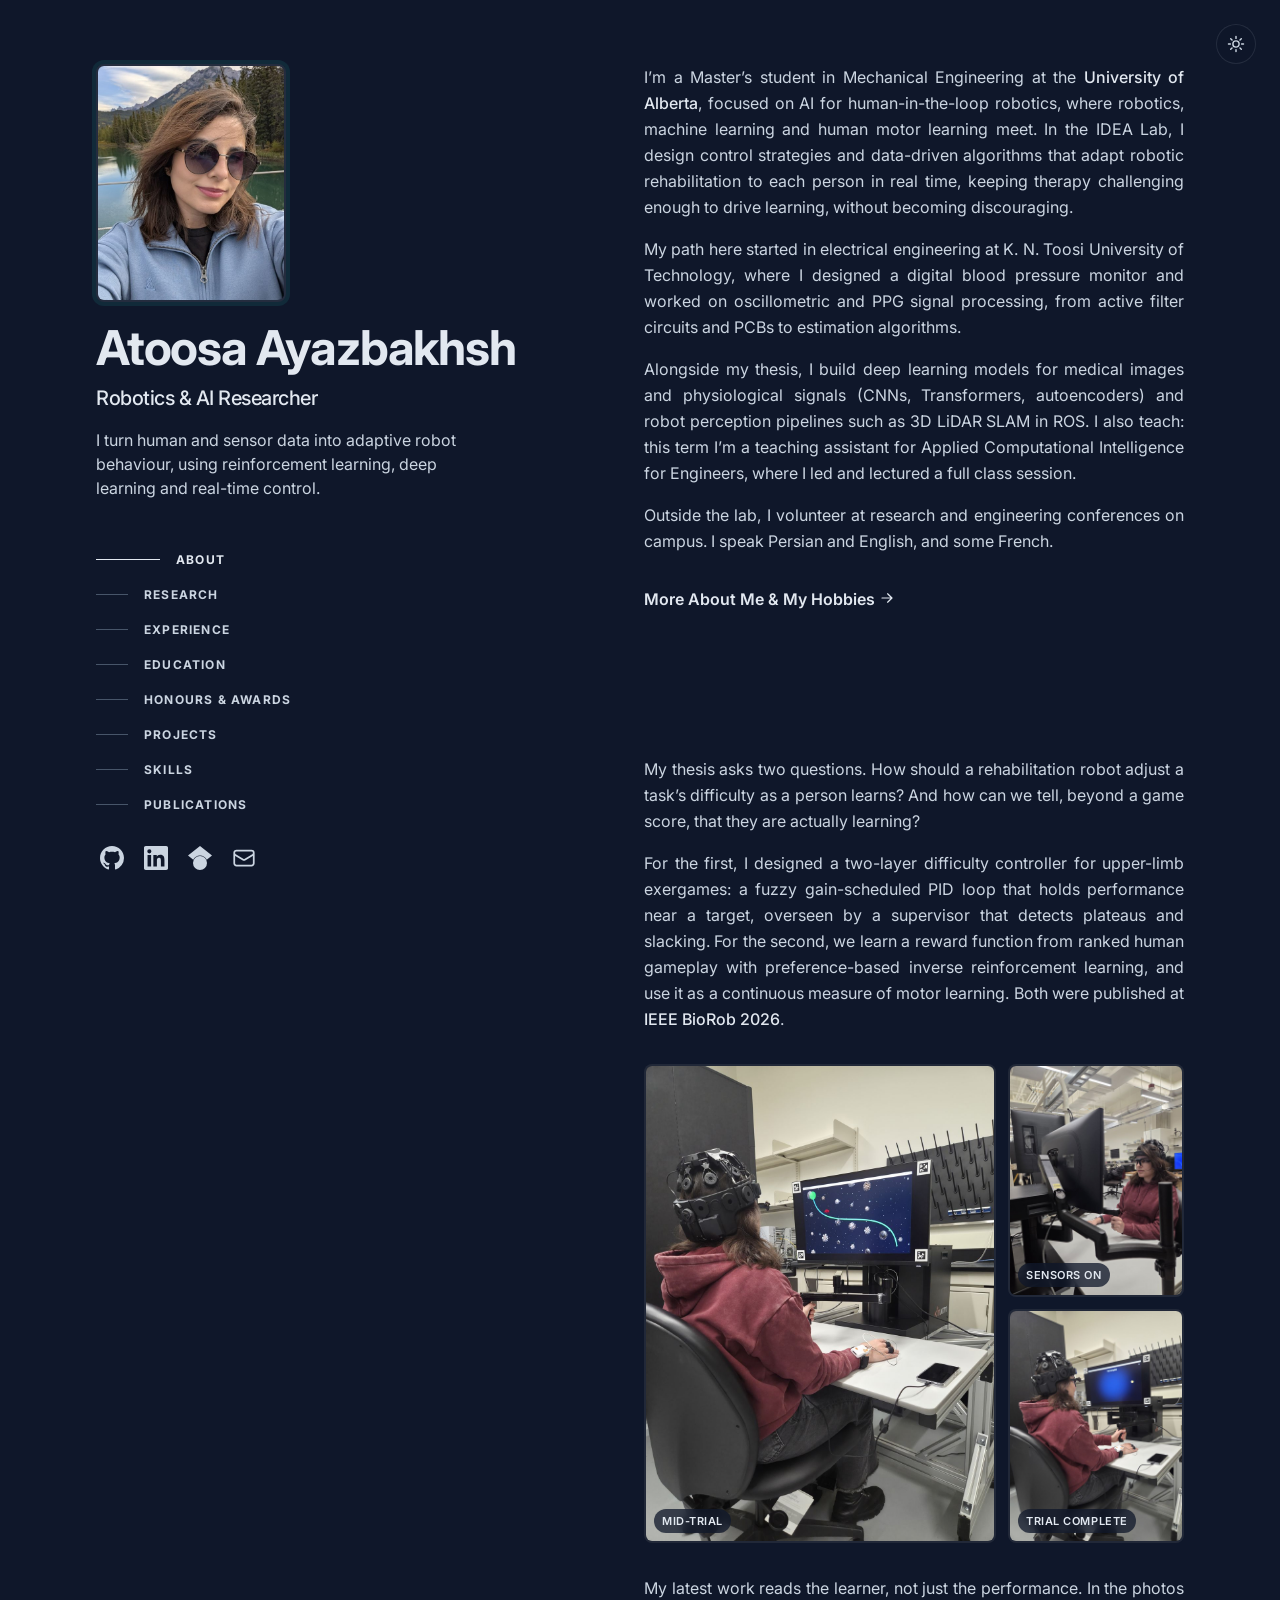
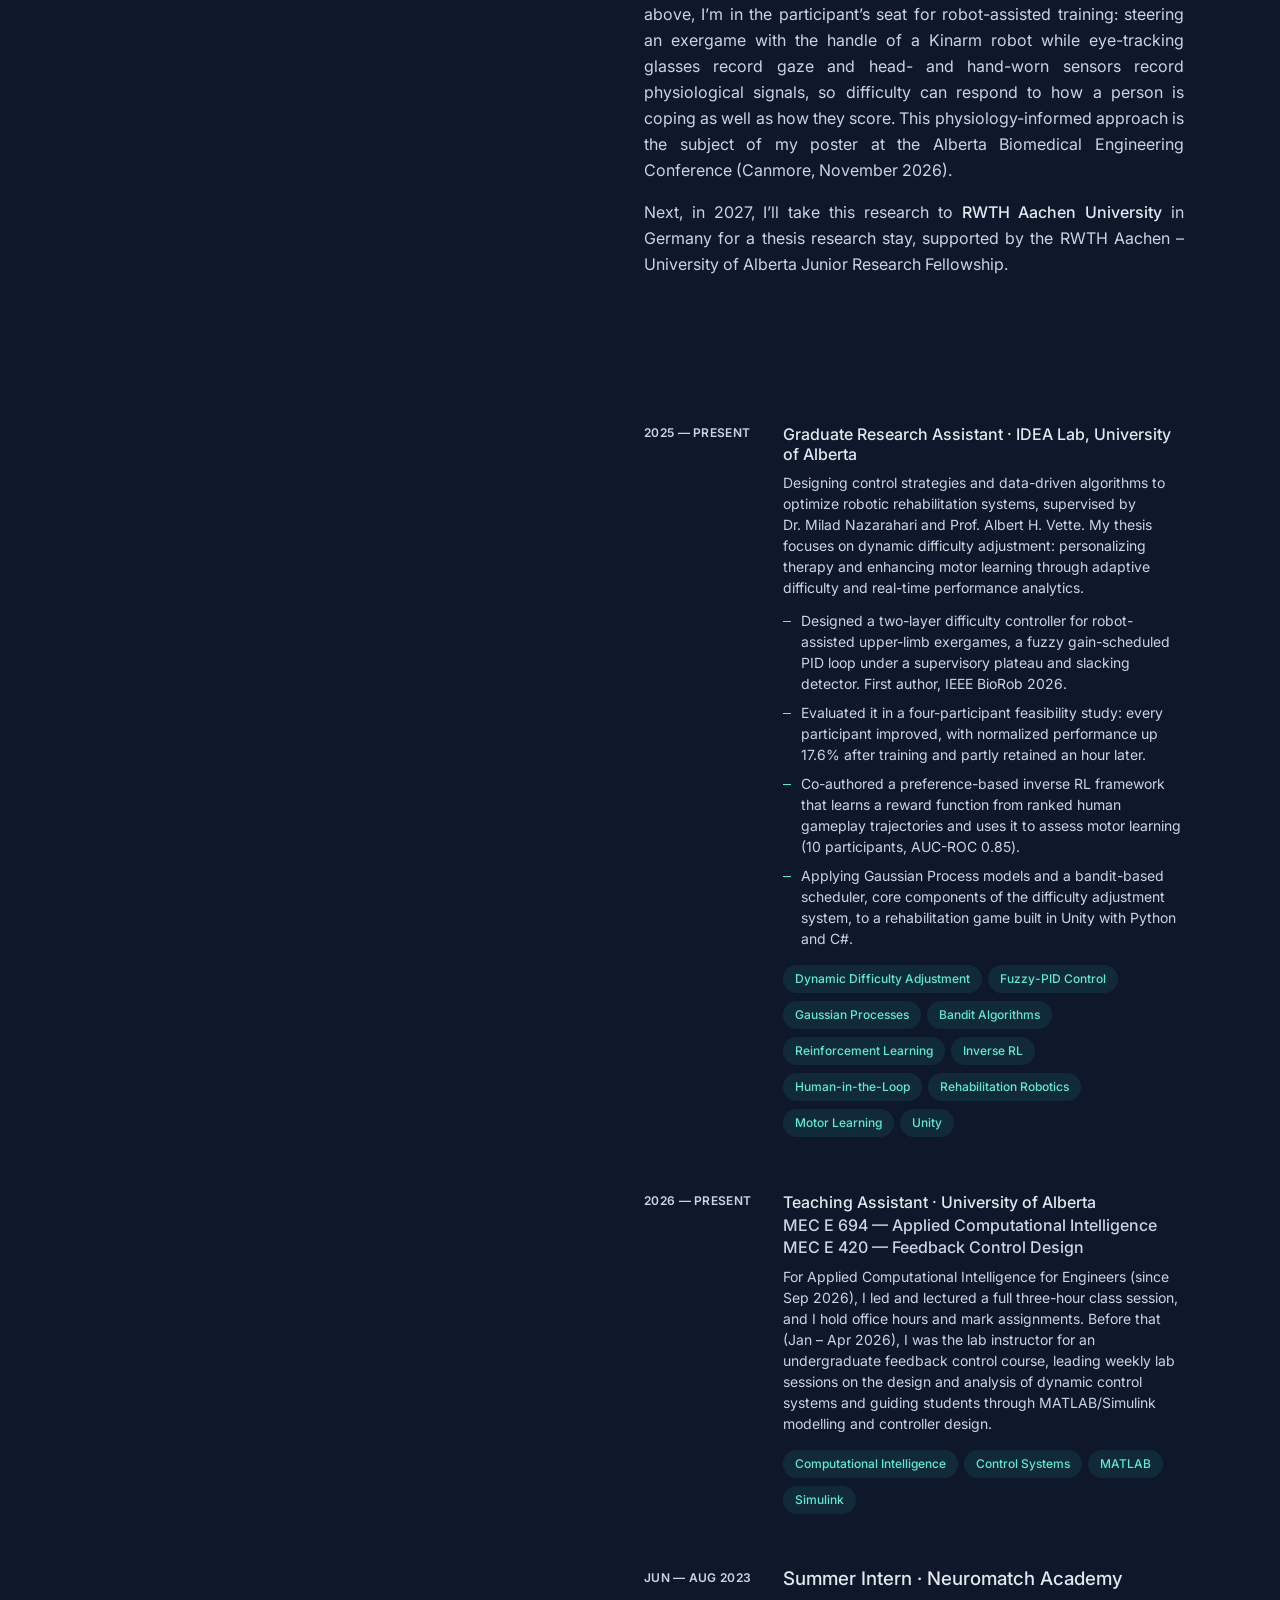
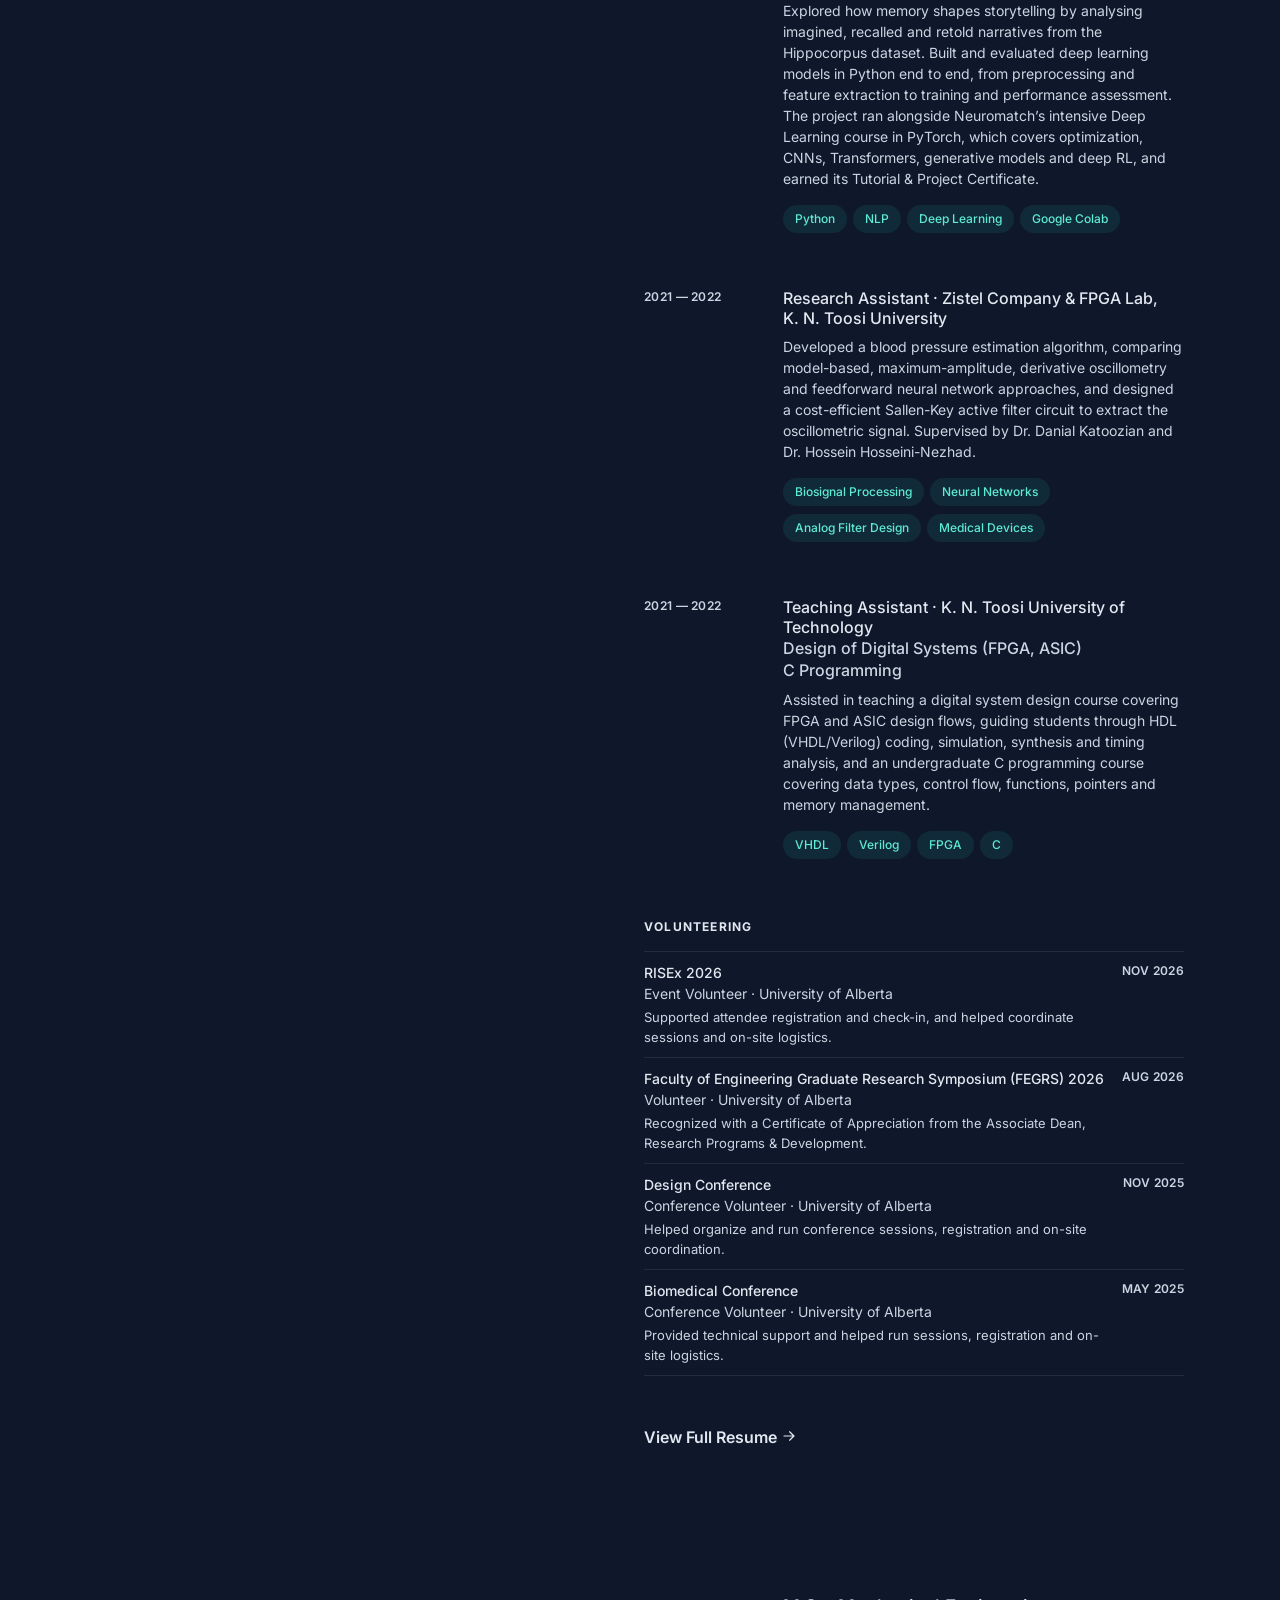
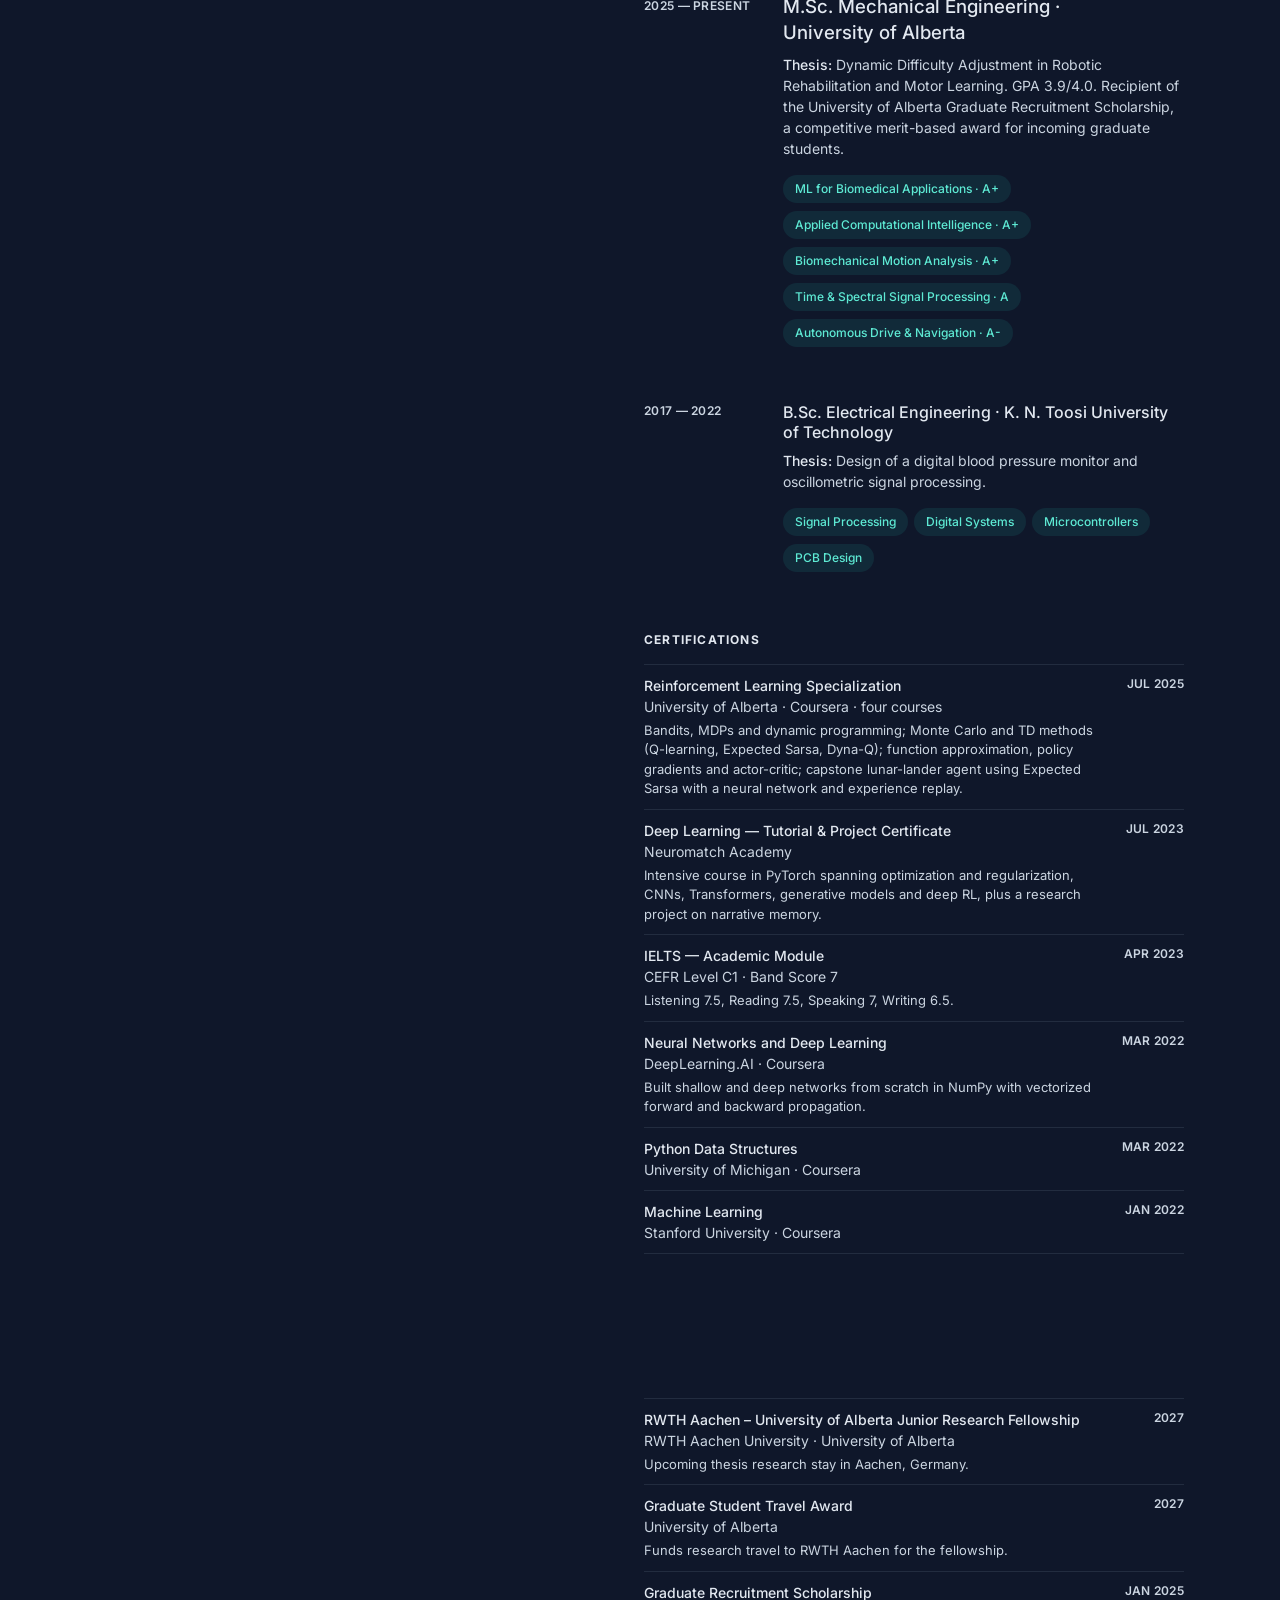
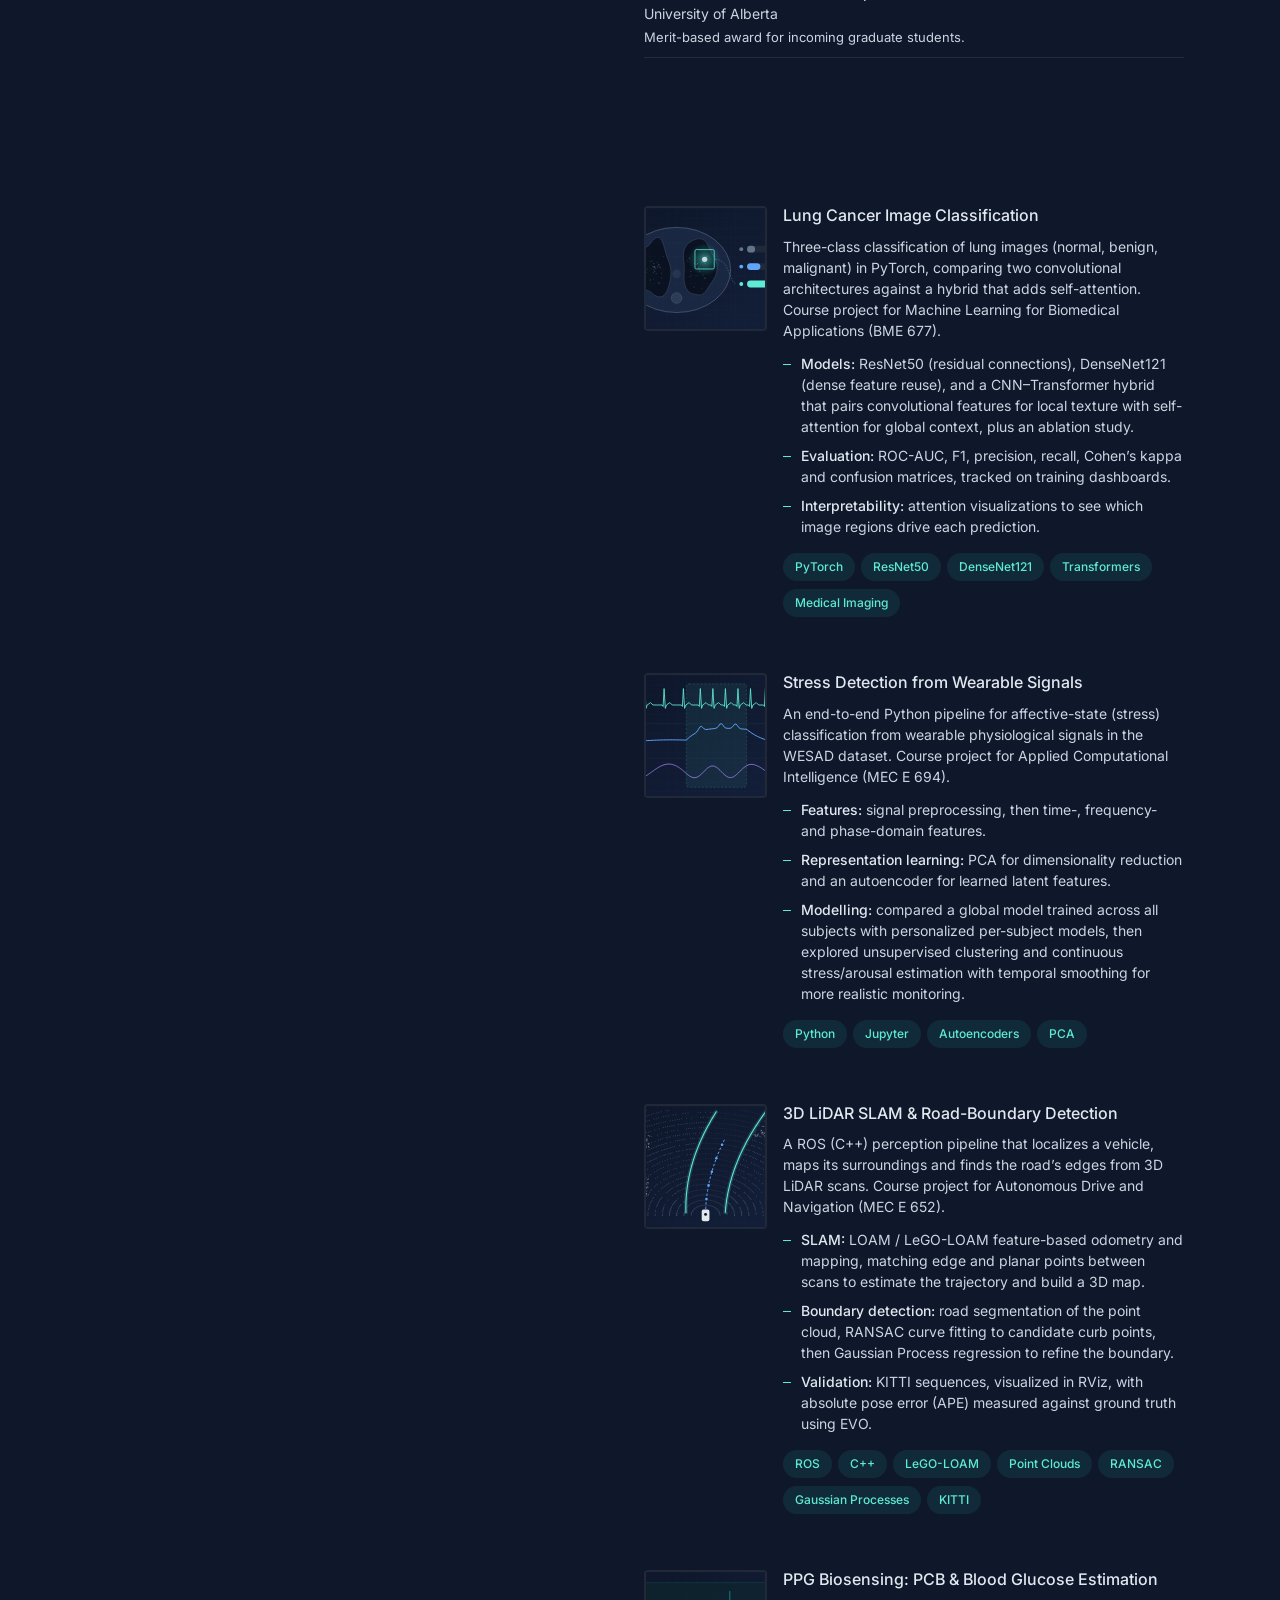
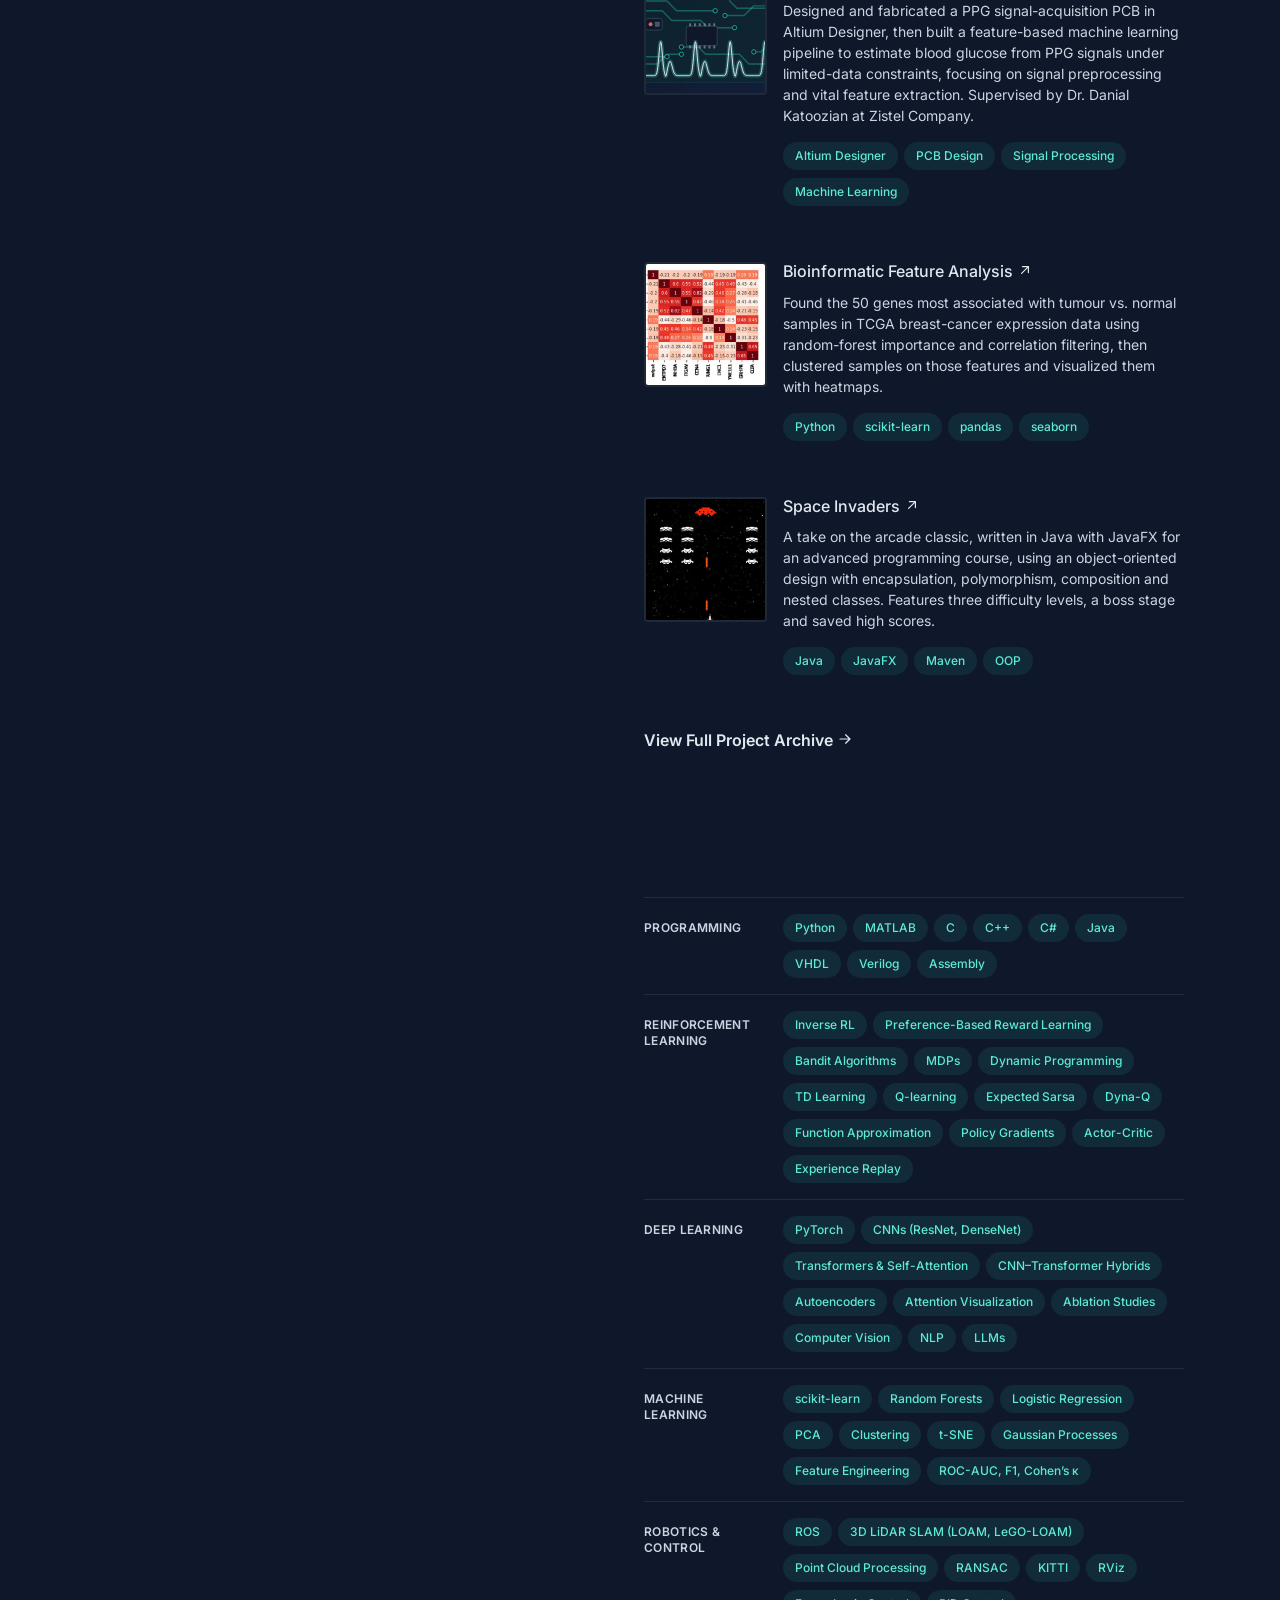
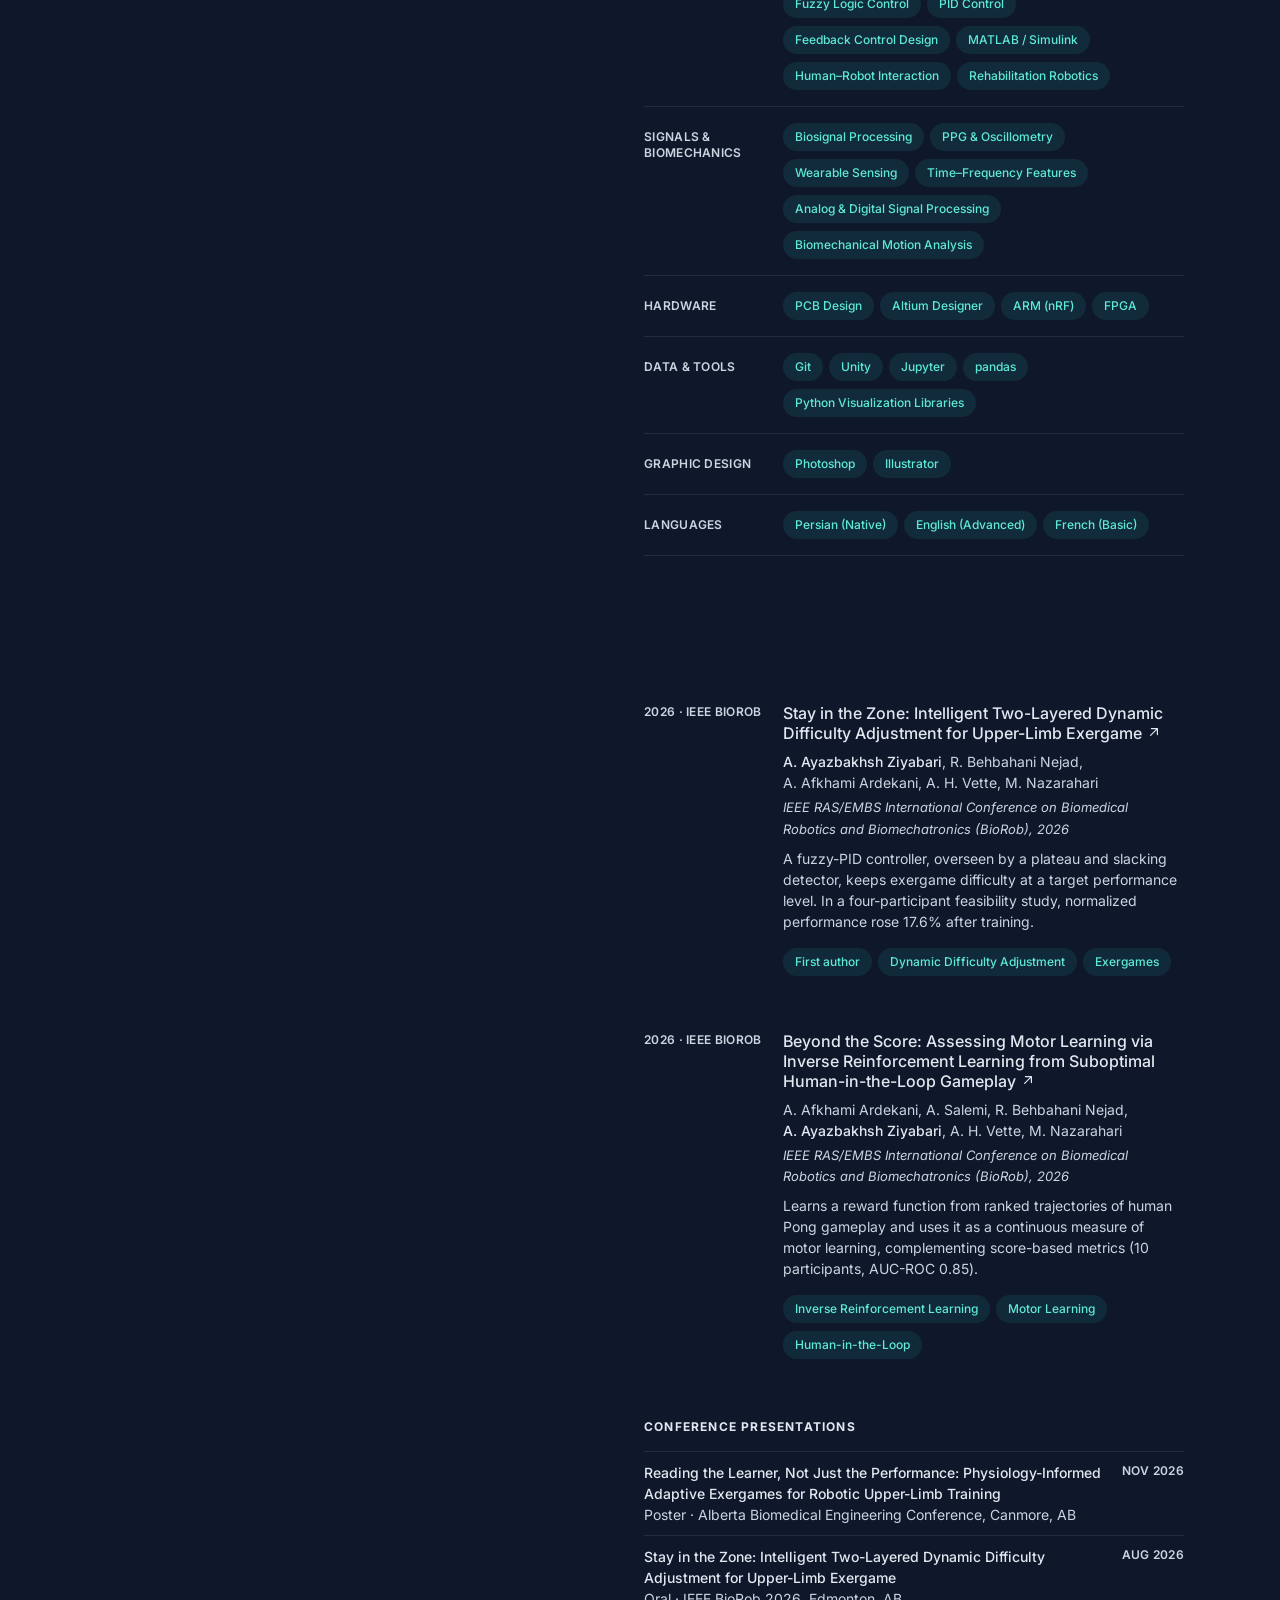
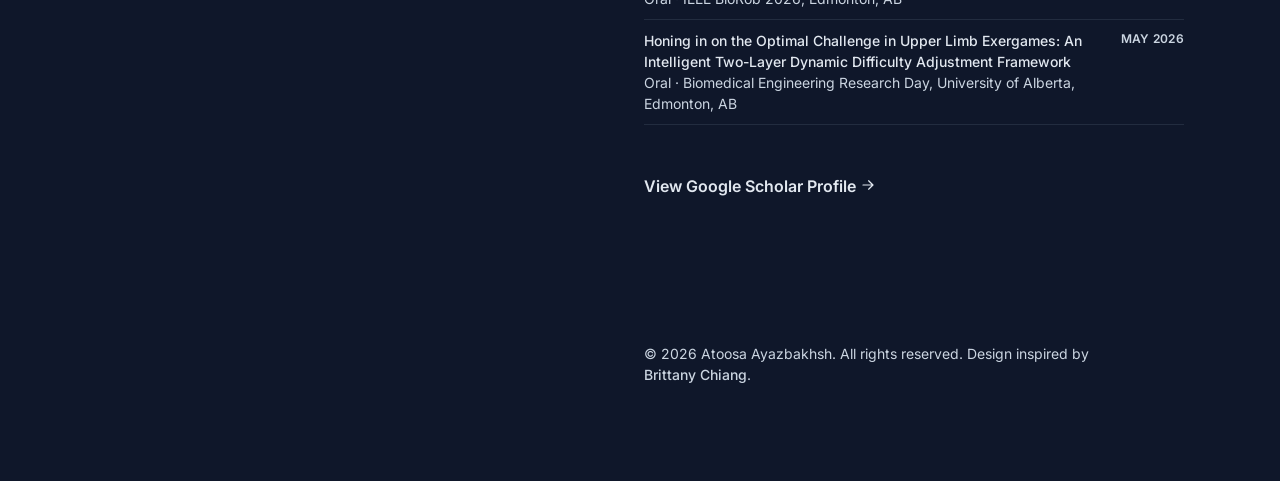
<file: index.html>
<!doctype html>
<html lang="en">
<head>
  <meta charset="utf-8">
  <meta name="viewport" content="width=device-width, initial-scale=1">
  <title>Atoosa Ayazbakhsh Ziyabari</title>
  <meta name="description" content="Atoosa Ayazbakhsh Ziyabari is an M.Sc. researcher in Mechanical Engineering at the University of Alberta, focused on AI for human-in-the-loop robotics: adaptive robotic rehabilitation built with control, inverse reinforcement learning and deep learning.">
  <meta name="author" content="Atoosa Ayazbakhsh Ziyabari">
  <meta name="theme-color" content="#0f172a">
  <link rel="canonical" href="https://atoosaz.github.io/">
  <meta property="og:type" content="website">
  <meta property="og:title" content="Atoosa Ayazbakhsh Ziyabari">
  <meta property="og:description" content="Robotics &amp; AI researcher at the University of Alberta, focused on AI for human-in-the-loop robotics and adaptive robotic rehabilitation.">
  <meta property="og:url" content="https://atoosaz.github.io/">
  <meta property="og:image" content="https://atoosaz.github.io/assets/img/og.jpg">
  <meta name="twitter:card" content="summary_large_image">
  <link rel="icon" href="favicon.svg" type="image/svg+xml">
  <link rel="preconnect" href="https://fonts.googleapis.com">
  <link rel="preconnect" href="https://fonts.gstatic.com" crossorigin>
  <link href="https://fonts.googleapis.com/css2?family=Inter:wght@400;500;600;700&display=swap" rel="stylesheet">
  <script>try{if(localStorage.getItem("theme")==="light")document.documentElement.setAttribute("data-theme","light")}catch(e){}</script>
  <link rel="stylesheet" href="assets/css/style.css">
</head>
<body>
  <div class="spotlight" aria-hidden="true"></div>
  <a href="#content" class="skip-link">Skip to Content</a>

  <div class="page">
    <div class="layout">

      <!-- ===================== LEFT: header ===================== -->
      <header class="header">
        <div>
          <img class="avatar" src="assets/img/profile.jpg" alt="Photo of Atoosa Ayazbakhsh" width="560" height="700">
          <h1 class="name"><a href="/">Atoosa Ayazbakhsh</a></h1>
          <h2 class="role">Robotics &amp; AI Researcher</h2>
          <p class="tagline">I turn human and sensor data into adaptive robot behaviour, using reinforcement learning, deep learning and real-time control.</p>

          <nav class="nav" aria-label="In-page jump links">
            <ul>
              <li><a href="#about" class="active"><span class="nav-indicator"></span><span class="nav-text">About</span></a></li>
              <li><a href="#research"><span class="nav-indicator"></span><span class="nav-text">Research</span></a></li>
              <li><a href="#experience"><span class="nav-indicator"></span><span class="nav-text">Experience</span></a></li>
              <li><a href="#education"><span class="nav-indicator"></span><span class="nav-text">Education</span></a></li>
              <li><a href="#awards"><span class="nav-indicator"></span><span class="nav-text">Honours &amp; Awards</span></a></li>
              <li><a href="#projects"><span class="nav-indicator"></span><span class="nav-text">Projects</span></a></li>
              <li><a href="#skills"><span class="nav-indicator"></span><span class="nav-text">Skills</span></a></li>
              <li><a href="#publications"><span class="nav-indicator"></span><span class="nav-text">Publications</span></a></li>
            </ul>
          </nav>
        </div>

        <ul class="socials" aria-label="Social media">
          <li>
            <a href="https://github.com/atoosaz" target="_blank" rel="noreferrer noopener" aria-label="GitHub (opens in a new tab)" title="GitHub">
              <span class="sr-only">GitHub</span>
              <svg viewBox="0 0 16 16" fill="currentColor" aria-hidden="true"><path d="M8 0C3.58 0 0 3.58 0 8c0 3.54 2.29 6.53 5.47 7.59.4.07.55-.17.55-.38 0-.19-.01-.82-.01-1.49-2.01.37-2.53-.49-2.69-.94-.09-.23-.48-.94-.82-1.13-.28-.15-.68-.52-.01-.53.63-.01 1.08.58 1.23.82.72 1.21 1.87.87 2.33.66.07-.52.28-.87.51-1.07-1.78-.2-3.64-.89-3.64-3.95 0-.87.31-1.59.82-2.15-.08-.2-.36-1.02.08-2.12 0 0 .67-.21 2.2.82.64-.18 1.32-.27 2-.27.68 0 1.36.09 2 .27 1.53-1.04 2.2-.82 2.2-.82.44 1.1.16 1.92.08 2.12.51.56.82 1.27.82 2.15 0 3.07-1.87 3.75-3.65 3.95.29.25.54.73.54 1.48 0 1.07-.01 1.93-.01 2.2 0 .21.15.46.55.38A8.013 8.013 0 0016 8c0-4.42-3.58-8-8-8z"/></svg>
            </a>
          </li>
          <li>
            <a href="https://www.linkedin.com/in/atoosa-ayazbakhsh-3a26b3195/" target="_blank" rel="noreferrer noopener" aria-label="LinkedIn (opens in a new tab)" title="LinkedIn">
              <span class="sr-only">LinkedIn</span>
              <svg viewBox="0 0 24 24" fill="currentColor" aria-hidden="true"><path d="M20.447 20.452h-3.554v-5.569c0-1.328-.027-3.037-1.852-3.037-1.853 0-2.136 1.445-2.136 2.939v5.667H9.351V9h3.414v1.561h.046c.477-.9 1.637-1.85 3.37-1.85 3.601 0 4.267 2.37 4.267 5.455v6.286zM5.337 7.433a2.062 2.062 0 1 1 0-4.125 2.062 2.062 0 0 1 0 4.125zM7.119 20.452H3.555V9h3.564v11.452zM22.225 0H1.771C.792 0 0 .774 0 1.729v20.542C0 23.227.792 24 1.771 24h20.451C23.2 24 24 23.227 24 22.271V1.729C24 .774 23.2 0 22.222 0h.003z"/></svg>
            </a>
          </li>
          <li>
            <a href="https://scholar.google.ca/citations?user=gC0g_YEAAAAJ&amp;hl=en" target="_blank" rel="noreferrer noopener" aria-label="Google Scholar (opens in a new tab)" title="Google Scholar">
              <span class="sr-only">Google Scholar</span>
              <svg viewBox="0 0 24 24" fill="currentColor" aria-hidden="true"><path d="M5.242 13.769 0 9.5 12 0l12 9.5-5.242 4.269C17.548 11.249 14.978 9.5 12 9.5c-2.977 0-5.548 1.748-6.758 4.269zM12 10a7 7 0 1 0 0 14 7 7 0 0 0 0-14z"/></svg>
            </a>
          </li>
          <li>
            <a href="mailto:ayazbakh@ualberta.ca" aria-label="Email" title="ayazbakh@ualberta.ca">
              <span class="sr-only">Email</span>
              <svg viewBox="0 0 24 24" fill="none" stroke="currentColor" stroke-width="1.75" stroke-linecap="round" stroke-linejoin="round" aria-hidden="true"><path d="M21.75 6.75v10.5a2.25 2.25 0 0 1-2.25 2.25h-15a2.25 2.25 0 0 1-2.25-2.25V6.75m19.5 0A2.25 2.25 0 0 0 19.5 4.5h-15a2.25 2.25 0 0 0-2.25 2.25m19.5 0v.243a2.25 2.25 0 0 1-1.07 1.916l-7.5 4.615a2.25 2.25 0 0 1-2.36 0L3.32 8.91a2.25 2.25 0 0 1-1.07-1.916V6.75"/></svg>
            </a>
          </li>
        </ul>
      </header>

      <!-- ===================== RIGHT: content ===================== -->
      <main id="content" class="main">

        <!-- About -->
        <section id="about" class="section about" aria-label="About me">
          <div class="section-head"><h2>About</h2></div>
          <p>
            I’m a Master’s student in Mechanical Engineering at the
            <a class="link-strong" href="https://www.ualberta.ca/" target="_blank" rel="noreferrer noopener">University of Alberta</a>,
            focused on AI for human-in-the-loop robotics, where robotics, machine learning and human motor learning meet.
            In the IDEA Lab, I design control strategies and data-driven algorithms that adapt robotic rehabilitation to
            each person in real time, keeping therapy challenging enough to drive learning, without becoming discouraging.
          </p>
          <p>
            My path here started in electrical engineering at K.&nbsp;N.&nbsp;Toosi University of Technology, where I designed a digital
            blood pressure monitor and worked on oscillometric and PPG signal processing, from active filter circuits and PCBs
            to estimation algorithms.
          </p>
          <p>
            Alongside my thesis, I build deep learning models for medical images and physiological signals (CNNs,
            Transformers, autoencoders) and robot perception pipelines such as 3D LiDAR SLAM in ROS. I also teach:
            this term I’m a teaching assistant for Applied Computational Intelligence for Engineers, where I led and
            lectured a full class session.
          </p>
          <p>
            Outside the lab, I volunteer at research and engineering conferences on campus. I speak Persian and English,
            and some French.
          </p>

          <div class="more-wrap">
            <a class="more" href="about.html" aria-label="More about me and my hobbies">
              <span><span class="u">More About Me &amp; My </span><span class="nowrap"><span class="u">Hobbies</span><svg class="arrow" viewBox="0 0 20 20" fill="currentColor" aria-hidden="true"><path fill-rule="evenodd" d="M3 10a.75.75 0 0 1 .75-.75h10.638L10.23 5.29a.75.75 0 1 1 1.04-1.08l5.5 5.25a.75.75 0 0 1 0 1.08l-5.5 5.25a.75.75 0 1 1-1.04-1.08l4.158-3.96H3.75A.75.75 0 0 1 3 10Z" clip-rule="evenodd"/></svg></span></span>
            </a>
          </div>
        </section>

        <!-- Research -->
        <section id="research" class="section research" aria-label="Research">
          <div class="section-head"><h2>Research</h2></div>
          <p>
            My thesis asks two questions. How should a rehabilitation robot adjust a task’s difficulty as a person
            learns? And how can we tell, beyond a game score, that they are actually learning?
          </p>
          <p>
            For the first, I designed a two-layer difficulty controller for upper-limb exergames: a fuzzy
            gain-scheduled PID loop that holds performance near a target, overseen by a supervisor that detects
            plateaus and slacking. For the second, we learn a reward function from ranked human gameplay with
            preference-based inverse reinforcement learning, and use it as a continuous measure of motor learning.
            Both were published at <span class="hl">IEEE BioRob 2026</span>.
          </p>

          <div class="gallery">
            <figure class="g-main">
              <img src="assets/img/research/exergame-session.jpg" alt="Atoosa, seen from behind wearing a sensor cap, grips the handle of a Kinarm robot and steers a green ball along a curved path through a space-themed exergame on the monitor." width="1080" height="1440" loading="lazy">
              <figcaption>Mid-trial</figcaption>
            </figure>
            <figure>
              <img src="assets/img/research/sensor-setup.jpg" alt="Front view of Atoosa wearing eye-tracking glasses and a sensor cap, holding the robot handle and watching the screen." width="720" height="960" loading="lazy">
              <figcaption>Sensors on</figcaption>
            </figure>
            <figure>
              <img src="assets/img/research/trial-complete.jpg" alt="Atoosa at the Kinarm robot between trials, with a sensor on the left wrist and a “Trial complete” message on the monitor." width="720" height="960" loading="lazy">
              <figcaption>Trial complete</figcaption>
            </figure>
          </div>

          <p>
            My latest work reads the learner, not just the performance. In the photos above, I’m in the
            participant’s seat for robot-assisted training: steering an exergame with the handle of a Kinarm robot
            while eye-tracking glasses record gaze and head- and hand-worn sensors record physiological signals, so
            difficulty can respond to how a person is coping as well as how they score. This physiology-informed
            approach is the subject of my poster at the Alberta Biomedical Engineering Conference (Canmore, November 2026).
          </p>
          <p>
            Next, in 2027, I’ll take this research to <span class="hl">RWTH Aachen University</span> in Germany for a
            thesis research stay, supported by the RWTH Aachen – University of Alberta Junior Research Fellowship.
          </p>
        </section>

        <!-- Experience -->
        <section id="experience" class="section" aria-label="Work experience">
          <div class="section-head"><h2>Experience</h2></div>
          <ol class="card-list">

            <li>
              <div class="card">
                <div class="card-bg"></div>
                <header class="card-meta" aria-label="January 2025 to Present">2025 — Present</header>
                <div class="card-body">
                  <h3 class="card-title">
                    <span class="plain">Graduate Research Assistant · IDEA Lab, University of Alberta</span>
                  </h3>
                  <p class="card-text">
                    Designing control strategies and data-driven algorithms to optimize robotic rehabilitation systems,
                    supervised by Dr.&nbsp;Milad Nazarahari and Prof.&nbsp;Albert H.&nbsp;Vette. My thesis focuses on
                    dynamic difficulty adjustment: personalizing therapy and enhancing motor learning through adaptive
                    difficulty and real-time performance analytics.
                  </p>
                  <ul class="card-points">
                    <li>Designed a two-layer difficulty controller for robot-assisted upper-limb exergames, a fuzzy
                      gain-scheduled PID loop under a supervisory plateau and slacking detector. First author, IEEE
                      BioRob 2026.</li>
                    <li>Evaluated it in a four-participant feasibility study: every participant improved, with normalized
                      performance up 17.6% after training and partly retained an hour later.</li>
                    <li>Co-authored a preference-based inverse RL framework that learns a reward function from ranked
                      human gameplay trajectories and uses it to assess motor learning (10 participants,
                      <span class="nowrap">AUC-ROC&nbsp;0.85</span>).</li>
                    <li>Applying Gaussian Process models and a bandit-based scheduler, core components of the difficulty
                      adjustment system, to a rehabilitation game built in Unity with Python and C#.</li>
                  </ul>
                  <ul class="pills" aria-label="Topics">
                    <li><div class="pill">Dynamic Difficulty Adjustment</div></li>
                    <li><div class="pill">Fuzzy-PID Control</div></li>
                    <li><div class="pill">Gaussian Processes</div></li>
                    <li><div class="pill">Bandit Algorithms</div></li>
                    <li><div class="pill">Reinforcement Learning</div></li>
                    <li><div class="pill">Inverse RL</div></li>
                    <li><div class="pill">Human-in-the-Loop</div></li>
                    <li><div class="pill">Rehabilitation Robotics</div></li>
                    <li><div class="pill">Motor Learning</div></li>
                    <li><div class="pill">Unity</div></li>
                  </ul>
                </div>
              </div>
            </li>

            <li>
              <div class="card">
                <div class="card-bg"></div>
                <header class="card-meta" aria-label="January 2026 to Present">2026 — Present</header>
                <div class="card-body">
                  <h3 class="card-title">
                    <span class="plain">Teaching Assistant · University of Alberta</span>
                  </h3>
                  <div class="sub-role">MEC E 694 — Applied Computational Intelligence</div>
                  <div class="sub-role">MEC E 420 — Feedback Control Design</div>
                  <p class="card-text">
                    For Applied Computational Intelligence for Engineers (since Sep 2026), I led and lectured a full
                    three-hour class session, and I hold office hours and mark assignments. Before that (Jan – Apr 2026), I was
                    the lab instructor for an undergraduate feedback control course, leading weekly lab sessions on the
                    design and analysis of dynamic control systems and guiding students through MATLAB/Simulink
                    modelling and controller design.
                  </p>
                  <ul class="pills" aria-label="Topics">
                    <li><div class="pill">Computational Intelligence</div></li>
                    <li><div class="pill">Control Systems</div></li>
                    <li><div class="pill">MATLAB</div></li>
                    <li><div class="pill">Simulink</div></li>
                  </ul>
                </div>
              </div>
            </li>

            <li>
              <div class="card">
                <div class="card-bg"></div>
                <header class="card-meta" aria-label="June to August 2023">Jun — Aug 2023</header>
                <div class="card-body">
                  <h3 class="card-title">
                      <span class="hit"></span>
                      <span>Summer Intern · <span class="nowrap">Neuromatch Academy</span></span>
                  </h3>
                  <p class="card-text">
                    Explored how memory shapes storytelling by analysing imagined, recalled and retold narratives from the
                    Hippocorpus dataset. Built and evaluated deep learning models in Python end to end, from preprocessing
                    and feature extraction to training and performance assessment. The project ran alongside Neuromatch’s
                    intensive Deep Learning course in PyTorch, which covers optimization, CNNs, Transformers,
                    generative models and deep RL, and earned its Tutorial &amp; Project Certificate.
                  </p>
                  <ul class="pills" aria-label="Technologies used">
                    <li><div class="pill">Python</div></li>
                    <li><div class="pill">NLP</div></li>
                    <li><div class="pill">Deep Learning</div></li>
                    <li><div class="pill">Google Colab</div></li>
                  </ul>
                </div>
              </div>
            </li>

            <li>
              <div class="card">
                <div class="card-bg"></div>
                <header class="card-meta" aria-label="February 2021 to May 2022">2021 — 2022</header>
                <div class="card-body">
                  <h3 class="card-title">
                    <span class="plain">Research Assistant · Zistel Company &amp; FPGA Lab, K.&nbsp;N.&nbsp;Toosi University</span>
                  </h3>
                  <p class="card-text">
                    Developed a blood pressure estimation algorithm, comparing model-based, maximum-amplitude, derivative
                    oscillometry and feedforward neural network approaches, and designed a cost-efficient Sallen-Key active
                    filter circuit to extract the oscillometric signal. Supervised by Dr. Danial Katoozian and
                    Dr. Hossein Hosseini-Nezhad.
                  </p>
                  <ul class="pills" aria-label="Topics">
                    <li><div class="pill">Biosignal Processing</div></li>
                    <li><div class="pill">Neural Networks</div></li>
                    <li><div class="pill">Analog Filter Design</div></li>
                    <li><div class="pill">Medical Devices</div></li>
                  </ul>
                </div>
              </div>
            </li>

            <li>
              <div class="card">
                <div class="card-bg"></div>
                <header class="card-meta" aria-label="October 2021 to May 2022">2021 — 2022</header>
                <div class="card-body">
                  <h3 class="card-title">
                    <span class="plain">Teaching Assistant · K.&nbsp;N.&nbsp;Toosi University of Technology</span>
                  </h3>
                  <div class="sub-role">Design of Digital Systems (FPGA, ASIC)</div>
                  <div class="sub-role">C Programming</div>
                  <p class="card-text">
                    Assisted in teaching a digital system design course covering FPGA and ASIC design flows, guiding
                    students through HDL (VHDL/Verilog) coding, simulation, synthesis and timing analysis, and an
                    undergraduate C programming course covering data types, control flow, functions, pointers and
                    memory management.
                  </p>
                  <ul class="pills" aria-label="Technologies used">
                    <li><div class="pill">VHDL</div></li>
                    <li><div class="pill">Verilog</div></li>
                    <li><div class="pill">FPGA</div></li>
                    <li><div class="pill">C</div></li>
                  </ul>
                </div>
              </div>
            </li>

          </ol>

          <h3 class="sub-heading">Volunteering</h3>
          <ul class="certs">
            <li><span class="c-name">RISEx 2026<span class="c-org">Event Volunteer · University of Alberta</span><span class="c-detail">Supported attendee registration and check-in, and helped coordinate sessions and on-site logistics.</span></span><span class="c-date">Nov 2026</span></li>
            <li><span class="c-name">Faculty of Engineering Graduate Research Symposium (FEGRS) 2026<span class="c-org">Volunteer · University of Alberta</span><span class="c-detail">Recognized with a Certificate of Appreciation from the Associate Dean, Research Programs &amp; Development.</span></span><span class="c-date">Aug 2026</span></li>
            <li><span class="c-name">Design Conference<span class="c-org">Conference Volunteer · University of Alberta</span><span class="c-detail">Helped organize and run conference sessions, registration and on-site coordination.</span></span><span class="c-date">Nov 2025</span></li>
            <li><span class="c-name">Biomedical Conference<span class="c-org">Conference Volunteer · University of Alberta</span><span class="c-detail">Provided technical support and helped run sessions, registration and on-site logistics.</span></span><span class="c-date">May 2025</span></li>
          </ul>

          <div class="more-wrap">
            <a class="more" href="assets/Atoosa_Ayazbakhsh_Ziyabari_Resume.pdf" target="_blank" rel="noreferrer noopener" aria-label="View Full Résumé (opens in a new tab)">
              <span><span class="u">View Full </span><span class="nowrap"><span class="u">Resume</span><svg class="arrow" viewBox="0 0 20 20" fill="currentColor" aria-hidden="true"><path fill-rule="evenodd" d="M3 10a.75.75 0 0 1 .75-.75h10.638L10.23 5.29a.75.75 0 1 1 1.04-1.08l5.5 5.25a.75.75 0 0 1 0 1.08l-5.5 5.25a.75.75 0 1 1-1.04-1.08l4.158-3.96H3.75A.75.75 0 0 1 3 10Z" clip-rule="evenodd"/></svg></span></span>
            </a>
          </div>
        </section>

        <!-- Education -->
        <section id="education" class="section" aria-label="Education">
          <div class="section-head"><h2>Education</h2></div>
          <ol class="card-list">
            <li>
              <div class="card">
                <div class="card-bg"></div>
                <header class="card-meta" aria-label="2025 to Present">2025 — Present</header>
                <div class="card-body">
                  <h3 class="card-title">
                      <span class="hit"></span>
                      <span>M.Sc. Mechanical Engineering · <span class="nowrap">University of Alberta</span></span>
                  </h3>
                  <p class="card-text">
                    <strong>Thesis:</strong> Dynamic Difficulty Adjustment in Robotic Rehabilitation and Motor Learning.
                    GPA 3.9/4.0. Recipient of the University of Alberta Graduate Recruitment Scholarship, a competitive
                    merit-based award for incoming graduate students.
                  </p>
                  <ul class="pills" aria-label="Selected coursework and grades">
                    <li><div class="pill">ML for Biomedical Applications · A+</div></li>
                    <li><div class="pill">Applied Computational Intelligence · A+</div></li>
                    <li><div class="pill">Biomechanical Motion Analysis · A+</div></li>
                    <li><div class="pill">Time &amp; Spectral Signal Processing · A</div></li>
                    <li><div class="pill">Autonomous Drive &amp; Navigation · A-</div></li>
                  </ul>
                </div>
              </div>
            </li>
            <li>
              <div class="card">
                <div class="card-bg"></div>
                <header class="card-meta" aria-label="2017 to 2022">2017 — 2022</header>
                <div class="card-body">
                  <h3 class="card-title">
                    <span class="plain">B.Sc. Electrical Engineering · K.&nbsp;N.&nbsp;Toosi University of Technology</span>
                  </h3>
                  <p class="card-text">
                    <strong>Thesis:</strong> Design of a digital blood pressure monitor and oscillometric signal processing.
                  </p>
                  <ul class="pills" aria-label="Topics">
                    <li><div class="pill">Signal Processing</div></li>
                    <li><div class="pill">Digital Systems</div></li>
                    <li><div class="pill">Microcontrollers</div></li>
                    <li><div class="pill">PCB Design</div></li>
                  </ul>
                </div>
              </div>
            </li>
          </ol>

          <h3 class="sub-heading">Certifications</h3>
          <ul class="certs">
            <li><span class="c-name">Reinforcement Learning Specialization<span class="c-org">University of Alberta · Coursera · four courses</span><span class="c-detail">Bandits, MDPs and dynamic programming; Monte Carlo and TD methods (Q-learning, Expected Sarsa, Dyna-Q); function approximation, policy gradients and actor-critic; capstone lunar-lander agent using Expected Sarsa with a neural network and experience replay.</span></span><span class="c-date">Jul 2025</span></li>
            <li><span class="c-name">Deep Learning — Tutorial &amp; Project Certificate<span class="c-org">Neuromatch Academy</span><span class="c-detail">Intensive course in PyTorch spanning optimization and regularization, CNNs, Transformers, generative models and deep RL, plus a research project on narrative memory.</span></span><span class="c-date">Jul 2023</span></li>
            <li><span class="c-name">IELTS — Academic Module<span class="c-org">CEFR Level C1 · Band Score 7</span><span class="c-detail">Listening 7.5, Reading 7.5, Speaking 7, Writing 6.5.</span></span><span class="c-date">Apr 2023</span></li>
            <li><span class="c-name">Neural Networks and Deep Learning<span class="c-org">DeepLearning.AI · Coursera</span><span class="c-detail">Built shallow and deep networks from scratch in NumPy with vectorized forward and backward propagation.</span></span><span class="c-date">Mar 2022</span></li>
            <li><span class="c-name">Python Data Structures<span class="c-org">University of Michigan · Coursera</span></span><span class="c-date">Mar 2022</span></li>
            <li><span class="c-name">Machine Learning<span class="c-org">Stanford University · Coursera</span></span><span class="c-date">Jan 2022</span></li>
          </ul>
        </section>

        <!-- Honours & Awards -->
        <section id="awards" class="section" aria-label="Honours and awards">
          <div class="section-head"><h2>Honours &amp; Awards</h2></div>
          <ul class="certs">
            <li><span class="c-name">RWTH Aachen – University of Alberta Junior Research Fellowship<span class="c-org">RWTH Aachen University · University of Alberta</span><span class="c-detail">Upcoming thesis research stay in Aachen, Germany.</span></span><span class="c-date">2027</span></li>
            <li><span class="c-name">Graduate Student Travel Award<span class="c-org">University of Alberta</span><span class="c-detail">Funds research travel to RWTH Aachen for the fellowship.</span></span><span class="c-date">2027</span></li>
            <li><span class="c-name">Graduate Recruitment Scholarship<span class="c-org">University of Alberta</span><span class="c-detail">Merit-based award for incoming graduate students.</span></span><span class="c-date">Jan 2025</span></li>
          </ul>
        </section>

        <!-- Projects -->
        <section id="projects" class="section" aria-label="Selected projects">
          <div class="section-head"><h2>Projects</h2></div>
          <ul class="card-list">

            <li>
              <div class="card has-thumb">
                <div class="card-bg"></div>
                <div class="card-body">
                  <h3 class="card-title"><span class="plain">Lung Cancer Image Classification</span></h3>
                  <p class="card-text">
                    Three-class classification of lung images (normal, benign, malignant) in PyTorch, comparing two
                    convolutional architectures against a hybrid that adds self-attention. Course project for
                    Machine Learning for Biomedical Applications (BME&nbsp;677).
                  </p>
                  <ul class="card-points">
                    <li><strong>Models:</strong> ResNet50 (residual connections), DenseNet121 (dense feature reuse), and
                      a CNN–Transformer hybrid that pairs convolutional features for local texture with self-attention
                      for global context, plus an ablation study.</li>
                    <li><strong>Evaluation:</strong> ROC-AUC, F1, precision, recall, Cohen’s kappa and confusion
                      matrices, tracked on training dashboards.</li>
                    <li><strong>Interpretability:</strong> attention visualizations to see which image regions drive
                      each prediction.</li>
                  </ul>
                  <ul class="pills" aria-label="Technologies used">
                    <li><div class="pill">PyTorch</div></li>
                    <li><div class="pill">ResNet50</div></li>
                    <li><div class="pill">DenseNet121</div></li>
                    <li><div class="pill">Transformers</div></li>
                    <li><div class="pill">Medical Imaging</div></li>
                  </ul>
                </div>
                <img class="thumb" src="assets/img/projects/lung.svg" alt="" loading="lazy" width="200" height="125">
              </div>
            </li>

            <li>
              <div class="card has-thumb">
                <div class="card-bg"></div>
                <div class="card-body">
                  <h3 class="card-title"><span class="plain">Stress Detection from Wearable Signals</span></h3>
                  <p class="card-text">
                    An end-to-end Python pipeline for affective-state (stress) classification from wearable
                    physiological signals in the WESAD dataset. Course project for Applied Computational Intelligence
                    (MEC&nbsp;E&nbsp;694).
                  </p>
                  <ul class="card-points">
                    <li><strong>Features:</strong> signal preprocessing, then time-, frequency- and phase-domain
                      features.</li>
                    <li><strong>Representation learning:</strong> PCA for dimensionality reduction and an autoencoder
                      for learned latent features.</li>
                    <li><strong>Modelling:</strong> compared a global model trained across all subjects with
                      personalized per-subject models, then explored unsupervised clustering and continuous
                      stress/arousal estimation with temporal smoothing for more realistic monitoring.</li>
                  </ul>
                  <ul class="pills" aria-label="Technologies used">
                    <li><div class="pill">Python</div></li>
                    <li><div class="pill">Jupyter</div></li>
                    <li><div class="pill">Autoencoders</div></li>
                    <li><div class="pill">PCA</div></li>
                  </ul>
                </div>
                <img class="thumb" src="assets/img/projects/wesad.svg" alt="" loading="lazy" width="200" height="125">
              </div>
            </li>

            <li>
              <div class="card has-thumb">
                <div class="card-bg"></div>
                <div class="card-body">
                  <h3 class="card-title"><span class="plain">3D LiDAR SLAM &amp; Road-Boundary Detection</span></h3>
                  <p class="card-text">
                    A ROS (C++) perception pipeline that localizes a vehicle, maps its surroundings and finds the road’s
                    edges from 3D LiDAR scans. Course project for Autonomous Drive and Navigation (MEC&nbsp;E&nbsp;652).
                  </p>
                  <ul class="card-points">
                    <li><strong>SLAM:</strong> LOAM / LeGO-LOAM feature-based odometry and mapping, matching edge and
                      planar points between scans to estimate the trajectory and build a 3D map.</li>
                    <li><strong>Boundary detection:</strong> road segmentation of the point cloud, RANSAC curve fitting
                      to candidate curb points, then Gaussian Process regression to refine the boundary.</li>
                    <li><strong>Validation:</strong> KITTI sequences, visualized in RViz, with absolute pose error (APE)
                      measured against ground truth using EVO.</li>
                  </ul>
                  <ul class="pills" aria-label="Technologies used">
                    <li><div class="pill">ROS</div></li>
                    <li><div class="pill">C++</div></li>
                    <li><div class="pill">LeGO-LOAM</div></li>
                    <li><div class="pill">Point Clouds</div></li>
                    <li><div class="pill">RANSAC</div></li>
                    <li><div class="pill">Gaussian Processes</div></li>
                    <li><div class="pill">KITTI</div></li>
                  </ul>
                </div>
                <img class="thumb" src="assets/img/projects/lidar.svg" alt="" loading="lazy" width="200" height="125">
              </div>
            </li>

            <li>
              <div class="card has-thumb">
                <div class="card-bg"></div>
                <div class="card-body">
                  <h3 class="card-title"><span class="plain">PPG Biosensing: PCB &amp; Blood Glucose Estimation</span></h3>
                  <p class="card-text">
                    Designed and fabricated a PPG signal-acquisition PCB in Altium Designer, then built a feature-based
                    machine learning pipeline to estimate blood glucose from PPG signals under limited-data constraints,
                    focusing on signal preprocessing and vital feature extraction. Supervised by Dr. Danial Katoozian at
                    Zistel Company.
                  </p>
                  <ul class="pills" aria-label="Technologies used">
                    <li><div class="pill">Altium Designer</div></li>
                    <li><div class="pill">PCB Design</div></li>
                    <li><div class="pill">Signal Processing</div></li>
                    <li><div class="pill">Machine Learning</div></li>
                  </ul>
                </div>
                <img class="thumb" src="assets/img/projects/ppg.svg" alt="" loading="lazy" width="200" height="125">
              </div>
            </li>

            <li>
              <div class="card has-thumb">
                <div class="card-bg"></div>
                <div class="card-body">
                  <h3 class="card-title">
                    <a href="https://github.com/atoosaz/Bioinformatic_ML_FeatureAnalysis" target="_blank" rel="noreferrer noopener" aria-label="Bioinformatic Feature Analysis on GitHub (opens in a new tab)">
                      <span class="hit"></span>
                      <span>Bioinformatic Feature <span class="nowrap">Analysis<svg class="arrow" viewBox="0 0 20 20" fill="currentColor" aria-hidden="true"><path fill-rule="evenodd" d="M5.22 14.78a.75.75 0 0 0 1.06 0l7.22-7.22v5.69a.75.75 0 0 0 1.5 0v-7.5a.75.75 0 0 0-.75-.75h-7.5a.75.75 0 0 0 0 1.5h5.69l-7.22 7.22a.75.75 0 0 0 0 1.06Z" clip-rule="evenodd"/></svg></span></span>
                    </a>
                  </h3>
                  <p class="card-text">
                    Found the 50 genes most associated with tumour vs. normal samples in TCGA breast-cancer expression data
                    using random-forest importance and correlation filtering, then clustered samples on those features and
                    visualized them with heatmaps.
                  </p>
                  <ul class="pills" aria-label="Technologies used">
                    <li><div class="pill">Python</div></li>
                    <li><div class="pill">scikit-learn</div></li>
                    <li><div class="pill">pandas</div></li>
                    <li><div class="pill">seaborn</div></li>
                  </ul>
                </div>
                <img class="thumb" src="assets/img/projects/bioinformatics.jpg" alt="" loading="lazy" width="200" height="125">
              </div>
            </li>

            <li>
              <div class="card has-thumb">
                <div class="card-bg"></div>
                <div class="card-body">
                  <h3 class="card-title">
                    <a href="https://github.com/atoosaz/space_invaders" target="_blank" rel="noreferrer noopener" aria-label="Space Invaders on GitHub (opens in a new tab)">
                      <span class="hit"></span>
                      <span>Space <span class="nowrap">Invaders<svg class="arrow" viewBox="0 0 20 20" fill="currentColor" aria-hidden="true"><path fill-rule="evenodd" d="M5.22 14.78a.75.75 0 0 0 1.06 0l7.22-7.22v5.69a.75.75 0 0 0 1.5 0v-7.5a.75.75 0 0 0-.75-.75h-7.5a.75.75 0 0 0 0 1.5h5.69l-7.22 7.22a.75.75 0 0 0 0 1.06Z" clip-rule="evenodd"/></svg></span></span>
                    </a>
                  </h3>
                  <p class="card-text">
                    A take on the arcade classic, written in Java with JavaFX for an advanced programming course, using an
                    object-oriented design with encapsulation, polymorphism, composition and nested classes. Features
                    three difficulty levels, a boss stage and saved high scores.
                  </p>
                  <ul class="pills" aria-label="Technologies used">
                    <li><div class="pill">Java</div></li>
                    <li><div class="pill">JavaFX</div></li>
                    <li><div class="pill">Maven</div></li>
                    <li><div class="pill">OOP</div></li>
                  </ul>
                </div>
                <img class="thumb" src="assets/img/projects/space-invaders.jpg" alt="" loading="lazy" width="200" height="125">
              </div>
            </li>
          </ul>

          <div class="more-wrap">
            <a class="more" href="archive.html" aria-label="View Full Project Archive">
              <span><span class="u">View Full Project </span><span class="nowrap"><span class="u">Archive</span><svg class="arrow" viewBox="0 0 20 20" fill="currentColor" aria-hidden="true"><path fill-rule="evenodd" d="M3 10a.75.75 0 0 1 .75-.75h10.638L10.23 5.29a.75.75 0 1 1 1.04-1.08l5.5 5.25a.75.75 0 0 1 0 1.08l-5.5 5.25a.75.75 0 1 1-1.04-1.08l4.158-3.96H3.75A.75.75 0 0 1 3 10Z" clip-rule="evenodd"/></svg></span></span>
            </a>
          </div>
        </section>

        <!-- Skills -->
        <section id="skills" class="section" aria-label="Skills">
          <div class="section-head"><h2>Skills</h2></div>
          <dl class="skills">
            <div>
              <dt>Programming</dt>
              <dd>
                <ul class="pills">
                  <li><div class="pill">Python</div></li>
                  <li><div class="pill">MATLAB</div></li>
                  <li><div class="pill">C</div></li>
                  <li><div class="pill">C++</div></li>
                  <li><div class="pill">C#</div></li>
                  <li><div class="pill">Java</div></li>
                  <li><div class="pill">VHDL</div></li>
                  <li><div class="pill">Verilog</div></li>
                  <li><div class="pill">Assembly</div></li>
                </ul>
              </dd>
            </div>
            <div>
              <dt>Reinforcement Learning</dt>
              <dd>
                <ul class="pills">
                  <li><div class="pill">Inverse RL</div></li>
                  <li><div class="pill">Preference-Based Reward Learning</div></li>
                  <li><div class="pill">Bandit Algorithms</div></li>
                  <li><div class="pill">MDPs</div></li>
                  <li><div class="pill">Dynamic Programming</div></li>
                  <li><div class="pill">TD Learning</div></li>
                  <li><div class="pill">Q-learning</div></li>
                  <li><div class="pill">Expected Sarsa</div></li>
                  <li><div class="pill">Dyna-Q</div></li>
                  <li><div class="pill">Function Approximation</div></li>
                  <li><div class="pill">Policy Gradients</div></li>
                  <li><div class="pill">Actor-Critic</div></li>
                  <li><div class="pill">Experience Replay</div></li>
                </ul>
              </dd>
            </div>
            <div>
              <dt>Deep Learning</dt>
              <dd>
                <ul class="pills">
                  <li><div class="pill">PyTorch</div></li>
                  <li><div class="pill">CNNs (ResNet, DenseNet)</div></li>
                  <li><div class="pill">Transformers &amp; Self-Attention</div></li>
                  <li><div class="pill">CNN–Transformer Hybrids</div></li>
                  <li><div class="pill">Autoencoders</div></li>
                  <li><div class="pill">Attention Visualization</div></li>
                  <li><div class="pill">Ablation Studies</div></li>
                  <li><div class="pill">Computer Vision</div></li>
                  <li><div class="pill">NLP</div></li>
                  <li><div class="pill">LLMs</div></li>
                </ul>
              </dd>
            </div>
            <div>
              <dt>Machine Learning</dt>
              <dd>
                <ul class="pills">
                  <li><div class="pill">scikit-learn</div></li>
                  <li><div class="pill">Random Forests</div></li>
                  <li><div class="pill">Logistic Regression</div></li>
                  <li><div class="pill">PCA</div></li>
                  <li><div class="pill">Clustering</div></li>
                  <li><div class="pill">t-SNE</div></li>
                  <li><div class="pill">Gaussian Processes</div></li>
                  <li><div class="pill">Feature Engineering</div></li>
                  <li><div class="pill">ROC-AUC, F1, Cohen’s κ</div></li>
                </ul>
              </dd>
            </div>
            <div>
              <dt>Robotics &amp; Control</dt>
              <dd>
                <ul class="pills">
                  <li><div class="pill">ROS</div></li>
                  <li><div class="pill">3D LiDAR SLAM (LOAM, LeGO-LOAM)</div></li>
                  <li><div class="pill">Point Cloud Processing</div></li>
                  <li><div class="pill">RANSAC</div></li>
                  <li><div class="pill">KITTI</div></li>
                  <li><div class="pill">RViz</div></li>
                  <li><div class="pill">Fuzzy Logic Control</div></li>
                  <li><div class="pill">PID Control</div></li>
                  <li><div class="pill">Feedback Control Design</div></li>
                  <li><div class="pill">MATLAB / Simulink</div></li>
                  <li><div class="pill">Human–Robot Interaction</div></li>
                  <li><div class="pill">Rehabilitation Robotics</div></li>
                </ul>
              </dd>
            </div>
            <div>
              <dt>Signals &amp; Biomechanics</dt>
              <dd>
                <ul class="pills">
                  <li><div class="pill">Biosignal Processing</div></li>
                  <li><div class="pill">PPG &amp; Oscillometry</div></li>
                  <li><div class="pill">Wearable Sensing</div></li>
                  <li><div class="pill">Time–Frequency Features</div></li>
                  <li><div class="pill">Analog &amp; Digital Signal Processing</div></li>
                  <li><div class="pill">Biomechanical Motion Analysis</div></li>
                </ul>
              </dd>
            </div>
            <div>
              <dt>Hardware</dt>
              <dd>
                <ul class="pills">
                  <li><div class="pill">PCB Design</div></li>
                  <li><div class="pill">Altium Designer</div></li>
                  <li><div class="pill">ARM (nRF)</div></li>
                  <li><div class="pill">FPGA</div></li>
                </ul>
              </dd>
            </div>
            <div>
              <dt>Data &amp; Tools</dt>
              <dd>
                <ul class="pills">
                  <li><div class="pill">Git</div></li>
                  <li><div class="pill">Unity</div></li>
                  <li><div class="pill">Jupyter</div></li>
                  <li><div class="pill">pandas</div></li>
                  <li><div class="pill">Python Visualization Libraries</div></li>
                </ul>
              </dd>
            </div>
            <div>
              <dt>Graphic Design</dt>
              <dd>
                <ul class="pills">
                  <li><div class="pill">Photoshop</div></li>
                  <li><div class="pill">Illustrator</div></li>
                </ul>
              </dd>
            </div>
            <div>
              <dt>Languages</dt>
              <dd>
                <ul class="pills">
                  <li><div class="pill">Persian (Native)</div></li>
                  <li><div class="pill">English (Advanced)</div></li>
                  <li><div class="pill">French (Basic)</div></li>
                </ul>
              </dd>
            </div>
          </dl>
        </section>

        <!-- Publications -->
        <section id="publications" class="section" aria-label="Publications and presentations">
          <div class="section-head"><h2>Publications</h2></div>
          <ol class="card-list">
            <li>
              <div class="card">
                <div class="card-bg"></div>
                <header class="card-meta">2026 · IEEE BioRob</header>
                <div class="card-body">
                  <h3 class="card-title">
                    <a href="https://doi.org/10.1109/BioRob66782.2026.11681391" target="_blank" rel="noreferrer noopener" aria-label="Stay in the Zone paper (opens in a new tab)">
                      <span class="hit"></span>
                      <span>Stay in the Zone: Intelligent Two-Layered Dynamic Difficulty Adjustment for Upper-Limb <span class="nowrap">Exergame<svg class="arrow" viewBox="0 0 20 20" fill="currentColor" aria-hidden="true"><path fill-rule="evenodd" d="M5.22 14.78a.75.75 0 0 0 1.06 0l7.22-7.22v5.69a.75.75 0 0 0 1.5 0v-7.5a.75.75 0 0 0-.75-.75h-7.5a.75.75 0 0 0 0 1.5h5.69l-7.22 7.22a.75.75 0 0 0 0 1.06Z" clip-rule="evenodd"/></svg></span></span>
                    </a>
                  </h3>
                  <p class="authors"><span class="me">A.&nbsp;Ayazbakhsh&nbsp;Ziyabari</span>, R.&nbsp;Behbahani&nbsp;Nejad, A.&nbsp;Afkhami&nbsp;Ardekani, A.&nbsp;H.&nbsp;Vette, M.&nbsp;Nazarahari</p>
                  <p class="venue">IEEE RAS/EMBS International Conference on Biomedical Robotics and Biomechatronics (BioRob), 2026</p>
                  <p class="card-text">
                    A fuzzy-PID controller, overseen by a plateau and slacking detector, keeps exergame difficulty at a
                    target performance level. In a four-participant feasibility study, normalized performance rose
                    17.6% after training.
                  </p>
                  <ul class="pills" aria-label="Topics">
                    <li><div class="pill">First author</div></li>
                    <li><div class="pill">Dynamic Difficulty Adjustment</div></li>
                    <li><div class="pill">Exergames</div></li>
                  </ul>
                </div>
              </div>
            </li>
            <li>
              <div class="card">
                <div class="card-bg"></div>
                <header class="card-meta">2026 · IEEE BioRob</header>
                <div class="card-body">
                  <h3 class="card-title">
                    <a href="https://doi.org/10.1109/BioRob66782.2026.11681014" target="_blank" rel="noreferrer noopener" aria-label="Beyond the Score paper (opens in a new tab)">
                      <span class="hit"></span>
                      <span>Beyond the Score: Assessing Motor Learning via Inverse Reinforcement Learning from Suboptimal Human-in-the-Loop <span class="nowrap">Gameplay<svg class="arrow" viewBox="0 0 20 20" fill="currentColor" aria-hidden="true"><path fill-rule="evenodd" d="M5.22 14.78a.75.75 0 0 0 1.06 0l7.22-7.22v5.69a.75.75 0 0 0 1.5 0v-7.5a.75.75 0 0 0-.75-.75h-7.5a.75.75 0 0 0 0 1.5h5.69l-7.22 7.22a.75.75 0 0 0 0 1.06Z" clip-rule="evenodd"/></svg></span></span>
                    </a>
                  </h3>
                  <p class="authors">A.&nbsp;Afkhami&nbsp;Ardekani, A.&nbsp;Salemi, R.&nbsp;Behbahani&nbsp;Nejad, <span class="me">A.&nbsp;Ayazbakhsh&nbsp;Ziyabari</span>, A.&nbsp;H.&nbsp;Vette, M.&nbsp;Nazarahari</p>
                  <p class="venue">IEEE RAS/EMBS International Conference on Biomedical Robotics and Biomechatronics (BioRob), 2026</p>
                  <p class="card-text">
                    Learns a reward function from ranked trajectories of human Pong gameplay and uses it as a
                    continuous measure of motor learning, complementing score-based metrics (10 participants,
                    <span class="nowrap">AUC-ROC&nbsp;0.85</span>).
                  </p>
                  <ul class="pills" aria-label="Topics">
                    <li><div class="pill">Inverse Reinforcement Learning</div></li>
                    <li><div class="pill">Motor Learning</div></li>
                    <li><div class="pill">Human-in-the-Loop</div></li>
                  </ul>
                </div>
              </div>
            </li>
          </ol>

          <h3 class="sub-heading">Conference Presentations</h3>
          <ul class="certs">
            <li><span class="c-name">Reading the Learner, Not Just the Performance: Physiology-Informed Adaptive Exergames for Robotic Upper-Limb Training<span class="c-org">Poster · Alberta Biomedical Engineering Conference, Canmore, AB</span></span><span class="c-date">Nov 2026</span></li>
            <li><span class="c-name">Stay in the Zone: Intelligent Two-Layered Dynamic Difficulty Adjustment for Upper-Limb Exergame<span class="c-org">Oral · IEEE BioRob 2026, Edmonton, AB</span></span><span class="c-date">Aug 2026</span></li>
            <li><span class="c-name">Honing in on the Optimal Challenge in Upper Limb Exergames: An Intelligent Two-Layer Dynamic Difficulty Adjustment Framework<span class="c-org">Oral · Biomedical Engineering Research Day, University of Alberta, Edmonton, AB</span></span><span class="c-date">May 2026</span></li>
          </ul>

          <div class="more-wrap">
            <a class="more" href="https://scholar.google.ca/citations?user=gC0g_YEAAAAJ&amp;hl=en" target="_blank" rel="noreferrer noopener" aria-label="View Google Scholar profile (opens in a new tab)">
              <span><span class="u">View Google Scholar </span><span class="nowrap"><span class="u">Profile</span><svg class="arrow" viewBox="0 0 20 20" fill="currentColor" aria-hidden="true"><path fill-rule="evenodd" d="M3 10a.75.75 0 0 1 .75-.75h10.638L10.23 5.29a.75.75 0 1 1 1.04-1.08l5.5 5.25a.75.75 0 0 1 0 1.08l-5.5 5.25a.75.75 0 1 1-1.04-1.08l4.158-3.96H3.75A.75.75 0 0 1 3 10Z" clip-rule="evenodd"/></svg></span></span>
            </a>
          </div>
        </section>

        <footer class="footer">
          <p>
            &copy; 2026 Atoosa Ayazbakhsh. All rights reserved.
            Design inspired by
            <a href="https://brittanychiang.com/" target="_blank" rel="noreferrer noopener">Brittany Chiang</a>.
          </p>
        </footer>
      </main>
    </div>
  </div>

  <script src="assets/js/main.js"></script>
</body>
</html>
</file>
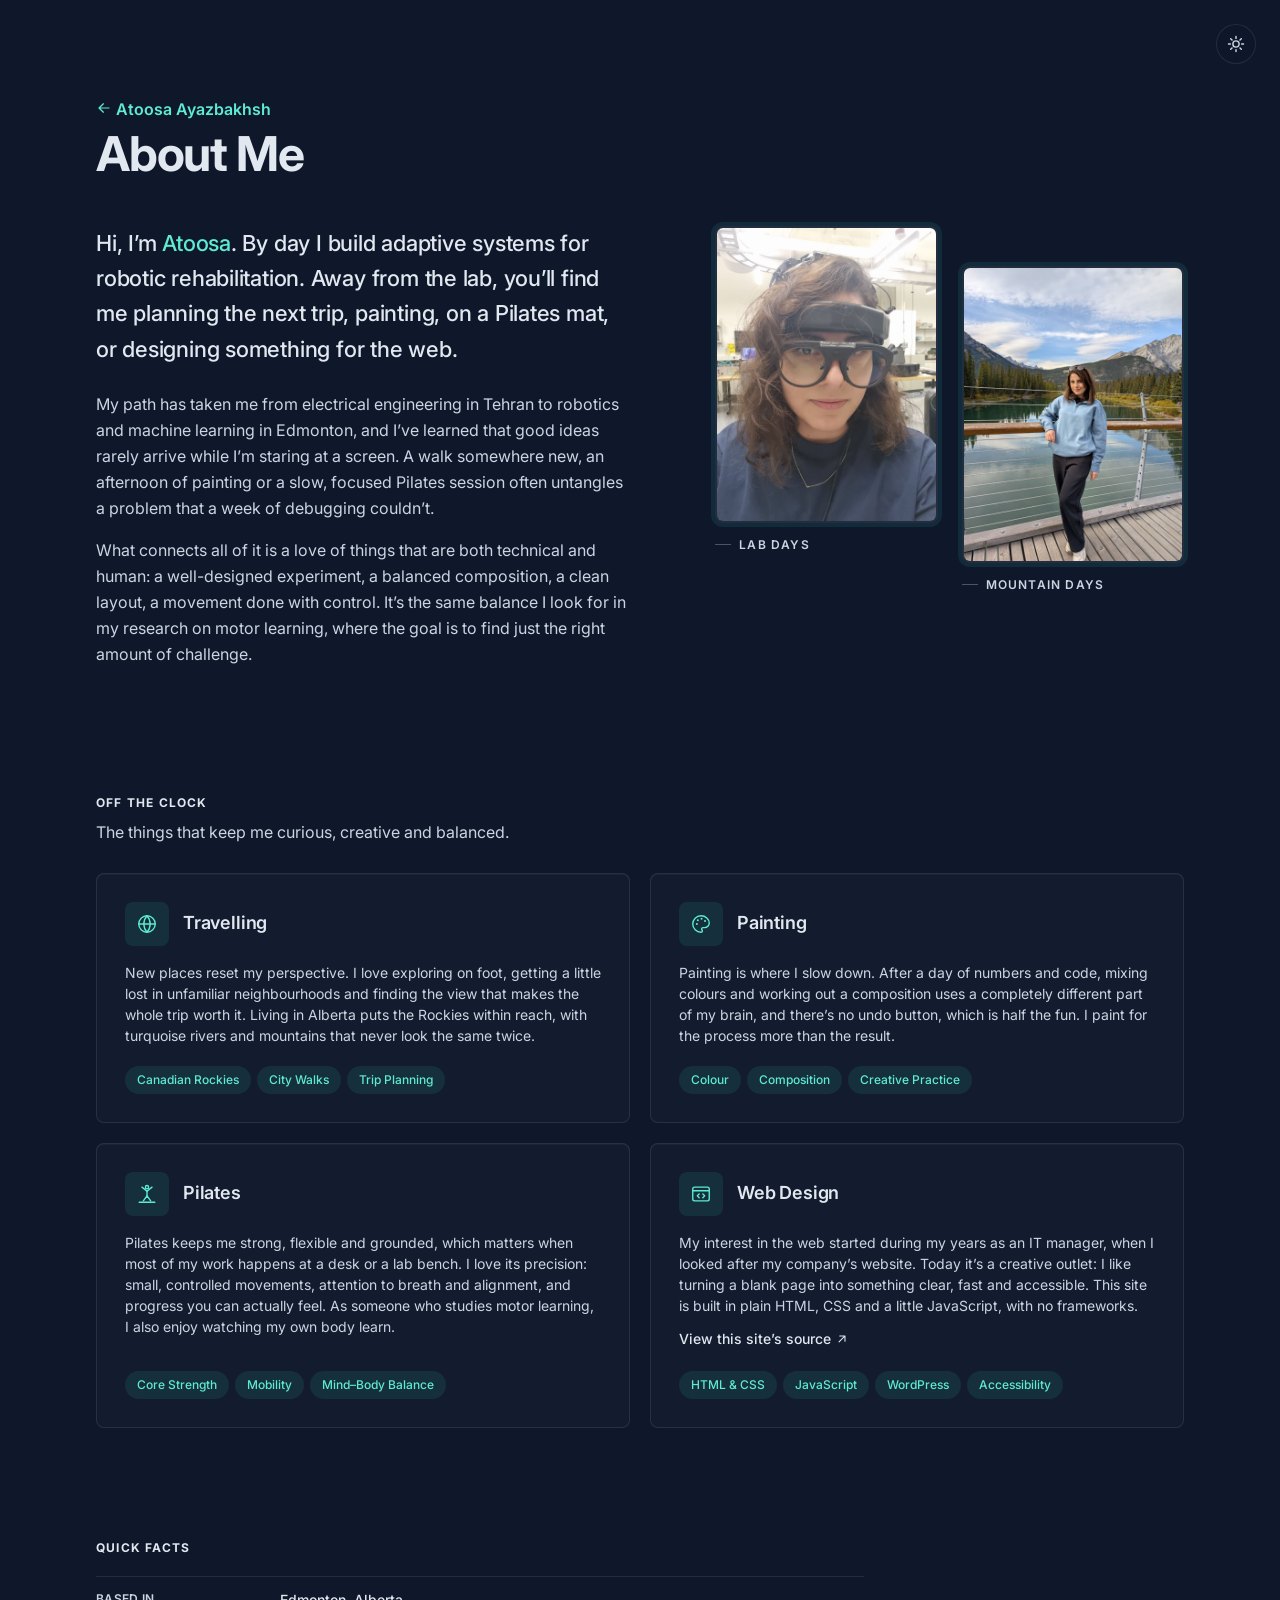
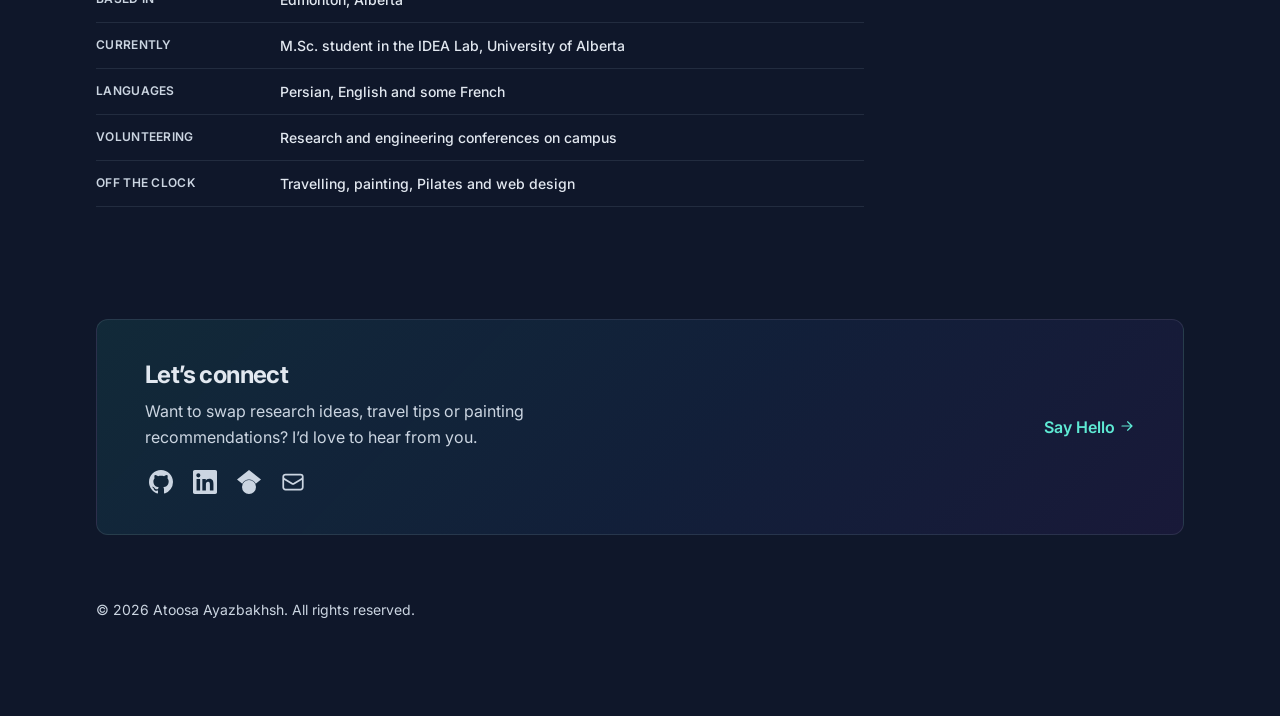
<file: about.html>
<!doctype html>
<html lang="en">
<head>
  <meta charset="utf-8">
  <meta name="viewport" content="width=device-width, initial-scale=1">
  <title>About Me | Atoosa Ayazbakhsh Ziyabari</title>
  <meta name="description" content="More about Atoosa Ayazbakhsh Ziyabari beyond the lab: travelling, painting, Pilates and web design.">
  <meta name="author" content="Atoosa Ayazbakhsh Ziyabari">
  <meta name="theme-color" content="#0f172a">
  <link rel="canonical" href="https://atoosaz.github.io/about.html">
  <meta property="og:type" content="profile">
  <meta property="og:title" content="About Me | Atoosa Ayazbakhsh Ziyabari">
  <meta property="og:description" content="Robotics &amp; AI researcher by day; traveller, painter, Pilates fan and web designer the rest of the time.">
  <meta property="og:url" content="https://atoosaz.github.io/about.html">
  <meta property="og:image" content="https://atoosaz.github.io/assets/img/about/rockies.jpg">
  <meta name="twitter:card" content="summary_large_image">
  <link rel="icon" href="favicon.svg" type="image/svg+xml">
  <link rel="preconnect" href="https://fonts.googleapis.com">
  <link rel="preconnect" href="https://fonts.gstatic.com" crossorigin>
  <link href="https://fonts.googleapis.com/css2?family=Inter:wght@400;500;600;700&display=swap" rel="stylesheet">
  <script>try{if(localStorage.getItem("theme")==="light")document.documentElement.setAttribute("data-theme","light")}catch(e){}</script>
  <link rel="stylesheet" href="assets/css/style.css">
</head>
<body>
  <div class="spotlight" aria-hidden="true"></div>
  <a href="#content" class="skip-link">Skip to Content</a>
  <div class="page">
    <main id="content" class="subpage">
      <a class="back" href="./"><svg class="arrow" viewBox="0 0 20 20" fill="currentColor" aria-hidden="true"><path fill-rule="evenodd" d="M3 10a.75.75 0 0 1 .75-.75h10.638L10.23 5.29a.75.75 0 1 1 1.04-1.08l5.5 5.25a.75.75 0 0 1 0 1.08l-5.5 5.25a.75.75 0 1 1-1.04-1.08l4.158-3.96H3.75A.75.75 0 0 1 3 10Z" clip-rule="evenodd"/></svg>Atoosa Ayazbakhsh</a>
      <h1>About Me</h1>

      <!-- Intro -->
      <section class="intro" aria-label="Introduction">
        <div class="intro-text">
          <p class="lead">
            Hi, I’m <span class="accent">Atoosa</span>. By day I build adaptive systems for robotic rehabilitation.
            Away from the lab, you’ll find me planning the next trip, painting, on a Pilates mat, or designing
            something for the web.
          </p>
          <p>
            My path has taken me from electrical engineering in Tehran to robotics and machine learning in Edmonton,
            and I’ve learned that good ideas rarely arrive while I’m staring at a screen. A walk somewhere new, an
            afternoon of painting or a slow, focused Pilates session often untangles a problem that a week of
            debugging couldn’t.
          </p>
          <p>
            What connects all of it is a love of things that are both technical and human: a well-designed
            experiment, a balanced composition, a clean layout, a movement done with control. It’s the same balance
            I look for in my research on motor learning, where the goal is to find just the right amount of challenge.
          </p>
        </div>

        <div class="photos">
          <figure class="photo">
            <img src="assets/img/about/lab.jpg" alt="Atoosa in the lab, wearing research headgear and glasses" width="960" height="1280">
            <figcaption>Lab days</figcaption>
          </figure>
          <figure class="photo photo-offset">
            <img src="assets/img/about/rockies.jpg" alt="Atoosa standing on a footbridge above a river in the Canadian Rockies" width="960" height="1280">
            <figcaption>Mountain days</figcaption>
          </figure>
        </div>
      </section>

      <!-- Hobbies -->
      <section class="about-block" aria-labelledby="hobbies-title">
        <h2 class="sub-heading" id="hobbies-title">Off the Clock</h2>
        <p class="block-intro">The things that keep me curious, creative and balanced.</p>
        <ul class="hobby-grid">

          <li class="hobby">
            <div class="hobby-head">
              <span class="hobby-icon" aria-hidden="true">
                <svg viewBox="0 0 24 24" fill="none" stroke="currentColor" stroke-width="1.5" stroke-linecap="round" stroke-linejoin="round"><circle cx="12" cy="12" r="9"/><path d="M3 12h18"/><path d="M12 3a13.5 13.5 0 0 1 0 18a13.5 13.5 0 0 1 0-18z"/></svg>
              </span>
              <h3 class="hobby-title">Travelling</h3>
            </div>
            <p class="card-text">
              New places reset my perspective. I love exploring on foot, getting a little lost in unfamiliar
              neighbourhoods and finding the view that makes the whole trip worth it. Living in Alberta puts the
              Rockies within reach, with turquoise rivers and mountains that never look the same twice.
            </p>
            <ul class="pills" aria-label="Favourite things">
              <li><div class="pill">Canadian Rockies</div></li>
              <li><div class="pill">City Walks</div></li>
              <li><div class="pill">Trip Planning</div></li>
            </ul>
          </li>

          <li class="hobby">
            <div class="hobby-head">
              <span class="hobby-icon" aria-hidden="true">
                <svg viewBox="0 0 24 24" fill="none" stroke="currentColor" stroke-width="1.5" stroke-linecap="round" stroke-linejoin="round"><path d="M12 3a9 9 0 0 0 0 18c.9 0 1.5-.7 1.5-1.5 0-.4-.15-.75-.4-1.03-.25-.27-.4-.62-.4-1.02 0-.83.67-1.45 1.5-1.45H16a5 5 0 0 0 5-5C21 6.6 17 3 12 3z"/><circle cx="7.5" cy="12" r="1.1" fill="currentColor" stroke="none"/><circle cx="8.6" cy="7.8" r="1.1" fill="currentColor" stroke="none"/><circle cx="12.6" cy="6.3" r="1.1" fill="currentColor" stroke="none"/><circle cx="16.4" cy="8.6" r="1.1" fill="currentColor" stroke="none"/></svg>
              </span>
              <h3 class="hobby-title">Painting</h3>
            </div>
            <p class="card-text">
              Painting is where I slow down. After a day of numbers and code, mixing colours and working out a
              composition uses a completely different part of my brain, and there’s no undo button, which is half the
              fun. I paint for the process more than the result.
            </p>
            <ul class="pills" aria-label="Favourite things">
              <li><div class="pill">Colour</div></li>
              <li><div class="pill">Composition</div></li>
              <li><div class="pill">Creative Practice</div></li>
            </ul>
          </li>

          <li class="hobby">
            <div class="hobby-head">
              <span class="hobby-icon" aria-hidden="true">
                <svg viewBox="0 0 24 24" fill="none" stroke="currentColor" stroke-width="1.5" stroke-linecap="round" stroke-linejoin="round"><circle cx="12" cy="4.5" r="1.75"/><path d="M6.5 4.5 12 9l5.5-4.5"/><path d="M12 9v5"/><path d="m12 14-4 5.5M12 14l4 5.5"/><path d="M3.5 21h17"/></svg>
              </span>
              <h3 class="hobby-title">Pilates</h3>
            </div>
            <p class="card-text">
              Pilates keeps me strong, flexible and grounded, which matters when most of my work happens at a desk or
              a lab bench. I love its precision: small, controlled movements, attention to breath and alignment, and
              progress you can actually feel. As someone who studies motor learning, I also enjoy watching my own
              body learn.
            </p>
            <ul class="pills" aria-label="Favourite things">
              <li><div class="pill">Core Strength</div></li>
              <li><div class="pill">Mobility</div></li>
              <li><div class="pill">Mind–Body Balance</div></li>
            </ul>
          </li>

          <li class="hobby">
            <div class="hobby-head">
              <span class="hobby-icon" aria-hidden="true">
                <svg viewBox="0 0 24 24" fill="none" stroke="currentColor" stroke-width="1.5" stroke-linecap="round" stroke-linejoin="round"><rect x="3" y="4.5" width="18" height="15" rx="2"/><path d="M3 8.5h18"/><path d="m10 12-2 2 2 2"/><path d="m14 12 2 2-2 2"/></svg>
              </span>
              <h3 class="hobby-title">Web Design</h3>
            </div>
            <p class="card-text">
              My interest in the web started during my years as an IT manager, when I looked after my company’s
              website. Today it’s a creative outlet: I like turning a blank page into something clear, fast and
              accessible. This site is built in plain HTML, CSS and a little JavaScript, with no frameworks.
            </p>
            <div class="card-links">
              <a href="https://github.com/atoosaz/atoosaz.github.io" target="_blank" rel="noreferrer noopener" aria-label="View this site’s source on GitHub (opens in a new tab)">
                <span>View this site’s source</span><svg viewBox="0 0 20 20" fill="currentColor" aria-hidden="true"><path fill-rule="evenodd" d="M5.22 14.78a.75.75 0 0 0 1.06 0l7.22-7.22v5.69a.75.75 0 0 0 1.5 0v-7.5a.75.75 0 0 0-.75-.75h-7.5a.75.75 0 0 0 0 1.5h5.69l-7.22 7.22a.75.75 0 0 0 0 1.06Z" clip-rule="evenodd"/></svg>
              </a>
            </div>
            <ul class="pills" aria-label="Tools">
              <li><div class="pill">HTML &amp; CSS</div></li>
              <li><div class="pill">JavaScript</div></li>
              <li><div class="pill">WordPress</div></li>
              <li><div class="pill">Accessibility</div></li>
            </ul>
          </li>
        </ul>
      </section>

      <!-- Quick facts -->
      <section class="about-block" aria-labelledby="facts-title">
        <h2 class="sub-heading" id="facts-title">Quick Facts</h2>
        <dl class="facts">
          <div><dt>Based in</dt><dd>Edmonton, Alberta</dd></div>
          <div><dt>Currently</dt><dd>M.Sc. student in the IDEA Lab, University of Alberta</dd></div>
          <div><dt>Languages</dt><dd>Persian, English and some French</dd></div>
          <div><dt>Volunteering</dt><dd>Research and engineering conferences on campus</dd></div>
          <div><dt>Off the clock</dt><dd>Travelling, painting, Pilates and web design</dd></div>
        </dl>
      </section>

      <!-- Say hello -->
      <section class="hello" aria-labelledby="hello-title">
        <div>
          <h2 id="hello-title">Let’s connect</h2>
          <p>Want to swap research ideas, travel tips or painting recommendations? I’d love to hear from you.</p>
          <ul class="socials" aria-label="Social media">
            <li>
              <a href="https://github.com/atoosaz" target="_blank" rel="noreferrer noopener" aria-label="GitHub (opens in a new tab)" title="GitHub">
                <span class="sr-only">GitHub</span>
                <svg viewBox="0 0 16 16" fill="currentColor" aria-hidden="true"><path d="M8 0C3.58 0 0 3.58 0 8c0 3.54 2.29 6.53 5.47 7.59.4.07.55-.17.55-.38 0-.19-.01-.82-.01-1.49-2.01.37-2.53-.49-2.69-.94-.09-.23-.48-.94-.82-1.13-.28-.15-.68-.52-.01-.53.63-.01 1.08.58 1.23.82.72 1.21 1.87.87 2.33.66.07-.52.28-.87.51-1.07-1.78-.2-3.64-.89-3.64-3.95 0-.87.31-1.59.82-2.15-.08-.2-.36-1.02.08-2.12 0 0 .67-.21 2.2.82.64-.18 1.32-.27 2-.27.68 0 1.36.09 2 .27 1.53-1.04 2.2-.82 2.2-.82.44 1.1.16 1.92.08 2.12.51.56.82 1.27.82 2.15 0 3.07-1.87 3.75-3.65 3.95.29.25.54.73.54 1.48 0 1.07-.01 1.93-.01 2.2 0 .21.15.46.55.38A8.013 8.013 0 0016 8c0-4.42-3.58-8-8-8z"/></svg>
              </a>
            </li>
            <li>
              <a href="https://www.linkedin.com/in/atoosa-ayazbakhsh-3a26b3195/" target="_blank" rel="noreferrer noopener" aria-label="LinkedIn (opens in a new tab)" title="LinkedIn">
                <span class="sr-only">LinkedIn</span>
                <svg viewBox="0 0 24 24" fill="currentColor" aria-hidden="true"><path d="M20.447 20.452h-3.554v-5.569c0-1.328-.027-3.037-1.852-3.037-1.853 0-2.136 1.445-2.136 2.939v5.667H9.351V9h3.414v1.561h.046c.477-.9 1.637-1.85 3.37-1.85 3.601 0 4.267 2.37 4.267 5.455v6.286zM5.337 7.433a2.062 2.062 0 1 1 0-4.125 2.062 2.062 0 0 1 0 4.125zM7.119 20.452H3.555V9h3.564v11.452zM22.225 0H1.771C.792 0 0 .774 0 1.729v20.542C0 23.227.792 24 1.771 24h20.451C23.2 24 24 23.227 24 22.271V1.729C24 .774 23.2 0 22.222 0h.003z"/></svg>
              </a>
            </li>
            <li>
              <a href="https://scholar.google.ca/citations?user=gC0g_YEAAAAJ&amp;hl=en" target="_blank" rel="noreferrer noopener" aria-label="Google Scholar (opens in a new tab)" title="Google Scholar">
                <span class="sr-only">Google Scholar</span>
                <svg viewBox="0 0 24 24" fill="currentColor" aria-hidden="true"><path d="M5.242 13.769 0 9.5 12 0l12 9.5-5.242 4.269C17.548 11.249 14.978 9.5 12 9.5c-2.977 0-5.548 1.748-6.758 4.269zM12 10a7 7 0 1 0 0 14 7 7 0 0 0 0-14z"/></svg>
              </a>
            </li>
            <li>
              <a href="mailto:ayazbakh@ualberta.ca" aria-label="Email" title="ayazbakh@ualberta.ca">
                <span class="sr-only">Email</span>
                <svg viewBox="0 0 24 24" fill="none" stroke="currentColor" stroke-width="1.75" stroke-linecap="round" stroke-linejoin="round" aria-hidden="true"><path d="M21.75 6.75v10.5a2.25 2.25 0 0 1-2.25 2.25h-15a2.25 2.25 0 0 1-2.25-2.25V6.75m19.5 0A2.25 2.25 0 0 0 19.5 4.5h-15a2.25 2.25 0 0 0-2.25 2.25m19.5 0v.243a2.25 2.25 0 0 1-1.07 1.916l-7.5 4.615a2.25 2.25 0 0 1-2.36 0L3.32 8.91a2.25 2.25 0 0 1-1.07-1.916V6.75"/></svg>
              </a>
            </li>
          </ul>
        </div>
        <a class="more" href="mailto:ayazbakh@ualberta.ca">
          <span><span class="u">Say </span><span class="nowrap"><span class="u">Hello</span><svg class="arrow" viewBox="0 0 20 20" fill="currentColor" aria-hidden="true"><path fill-rule="evenodd" d="M3 10a.75.75 0 0 1 .75-.75h10.638L10.23 5.29a.75.75 0 1 1 1.04-1.08l5.5 5.25a.75.75 0 0 1 0 1.08l-5.5 5.25a.75.75 0 1 1-1.04-1.08l4.158-3.96H3.75A.75.75 0 0 1 3 10Z" clip-rule="evenodd"/></svg></span></span>
        </a>
      </section>

      <footer class="footer">
        <p>&copy; 2026 Atoosa Ayazbakhsh. All rights reserved.</p>
      </footer>
    </main>
  </div>
  <script src="assets/js/main.js"></script>
</body>
</html>
</file>
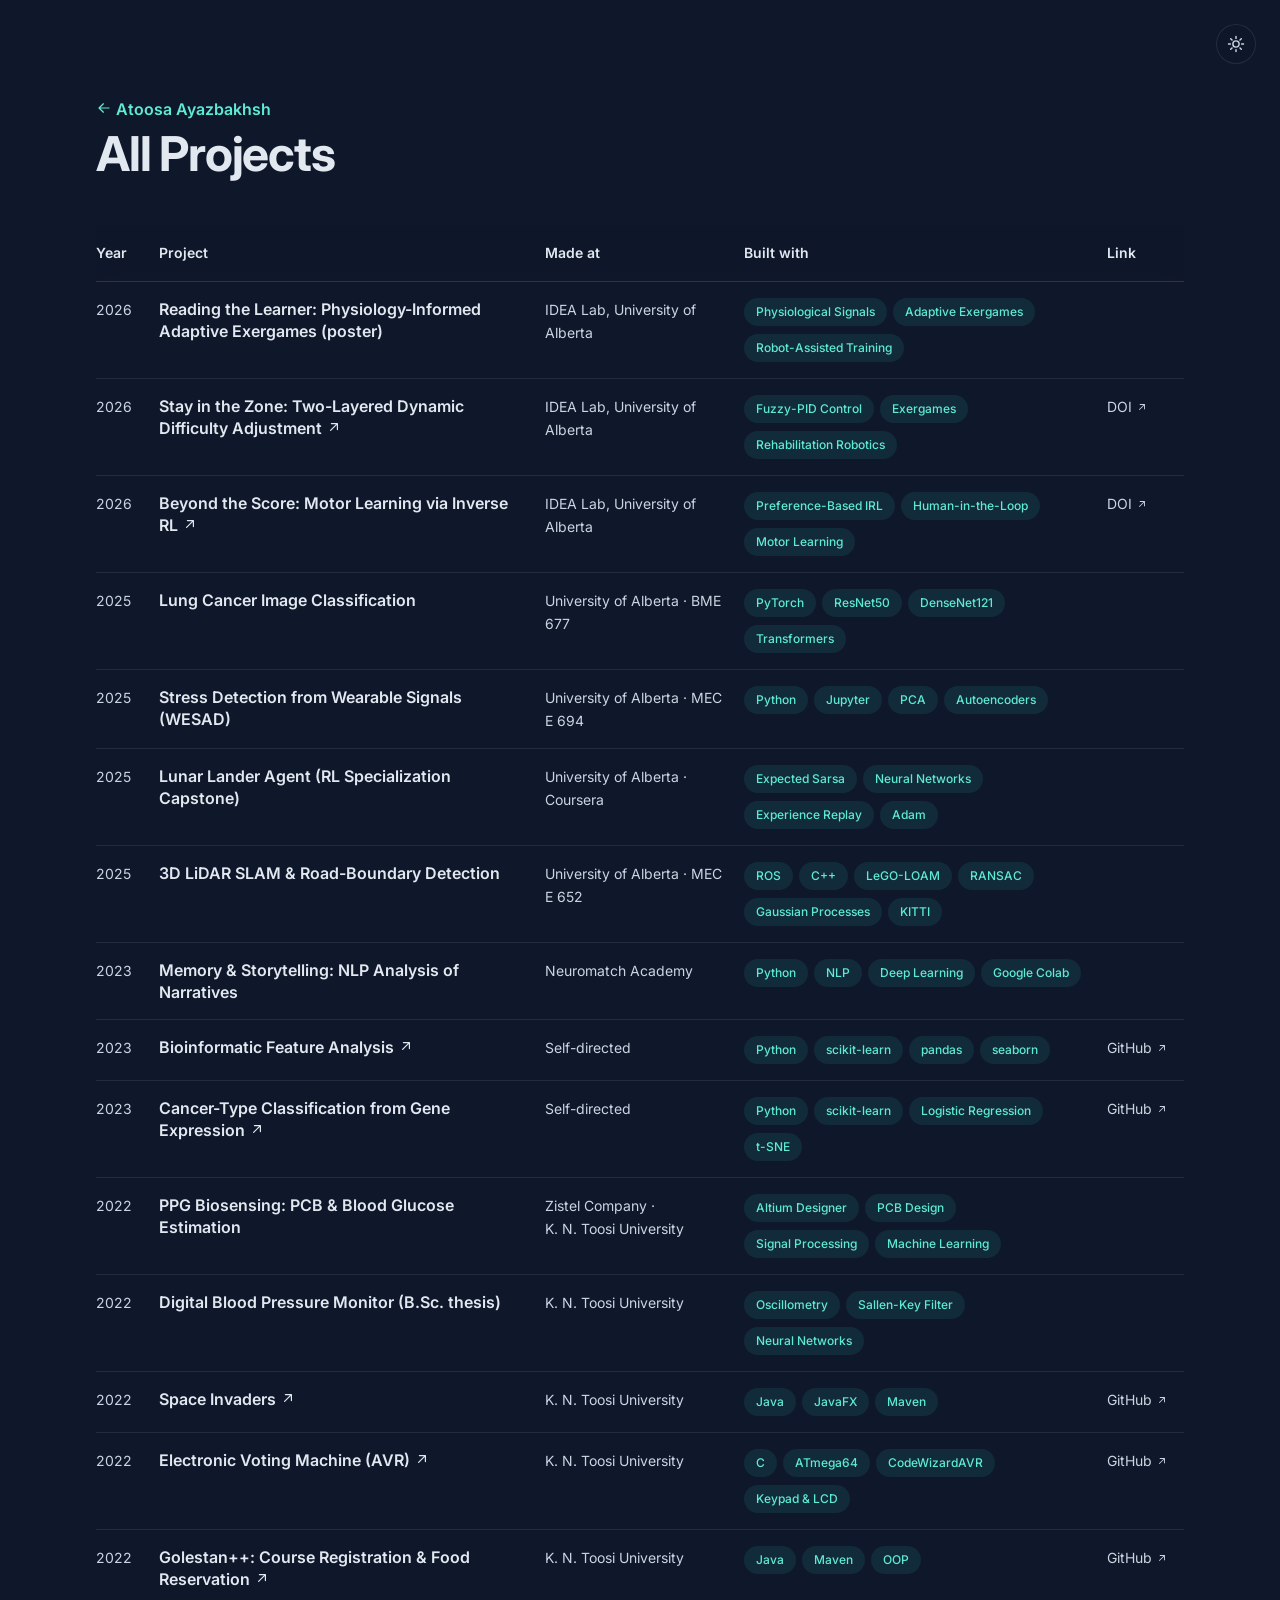
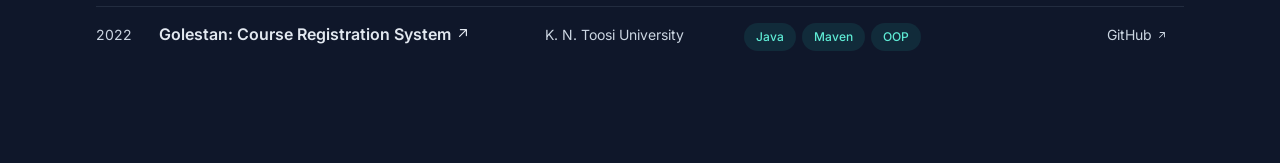
<file: archive.html>
<!doctype html>
<html lang="en">
<head>
  <meta charset="utf-8">
  <meta name="viewport" content="width=device-width, initial-scale=1">
  <title>All Projects | Atoosa Ayazbakhsh Ziyabari</title>
  <meta name="description" content="An archive of research, course and personal projects by Atoosa Ayazbakhsh Ziyabari.">
  <meta name="theme-color" content="#0f172a">
  <link rel="canonical" href="https://atoosaz.github.io/archive.html">
  <link rel="icon" href="favicon.svg" type="image/svg+xml">
  <link rel="preconnect" href="https://fonts.googleapis.com">
  <link rel="preconnect" href="https://fonts.gstatic.com" crossorigin>
  <link href="https://fonts.googleapis.com/css2?family=Inter:wght@400;500;600;700&display=swap" rel="stylesheet">
  <script>try{if(localStorage.getItem("theme")==="light")document.documentElement.setAttribute("data-theme","light")}catch(e){}</script>
  <link rel="stylesheet" href="assets/css/style.css">
</head>
<body>
  <div class="spotlight" aria-hidden="true"></div>
  <a href="#content" class="skip-link">Skip to Content</a>
  <div class="page">
    <main id="content" class="archive">
      <a class="back" href="./"><svg class="arrow" viewBox="0 0 20 20" fill="currentColor" aria-hidden="true"><path fill-rule="evenodd" d="M3 10a.75.75 0 0 1 .75-.75h10.638L10.23 5.29a.75.75 0 1 1 1.04-1.08l5.5 5.25a.75.75 0 0 1 0 1.08l-5.5 5.25a.75.75 0 1 1-1.04-1.08l4.158-3.96H3.75A.75.75 0 0 1 3 10Z" clip-rule="evenodd"/></svg>Atoosa Ayazbakhsh</a>
      <h1>All Projects</h1>
      <table class="archive-table">
        <thead>
          <tr>
            <th scope="col">Year</th>
            <th scope="col">Project</th>
            <th scope="col" class="show-lg">Made at</th>
            <th scope="col" class="show-lg">Built with</th>
            <th scope="col" class="show-sm">Link</th>
          </tr>
        </thead>
        <tbody>
          <tr>
            <td class="y">2026</td>
            <td class="t">Reading the Learner: Physiology-Informed Adaptive Exergames (poster)</td>
            <td class="m show-lg">IDEA Lab, University of Alberta</td>
            <td class="b show-lg"><ul class="pills"><li><div class="pill">Physiological Signals</div></li><li><div class="pill">Adaptive Exergames</div></li><li><div class="pill">Robot-Assisted Training</div></li></ul></td>
            <td class="l show-sm"></td>
          </tr>
          <tr>
            <td class="y">2026</td>
            <td class="t"><a href="https://doi.org/10.1109/BioRob66782.2026.11681391" target="_blank" rel="noreferrer noopener" aria-label="Stay in the Zone: Two-Layered Dynamic Difficulty Adjustment (opens in a new tab)"><span>Stay in the Zone: Two-Layered Dynamic Difficulty <span class="nowrap">Adjustment<svg class="arrow" viewBox="0 0 20 20" fill="currentColor" aria-hidden="true"><path fill-rule="evenodd" d="M5.22 14.78a.75.75 0 0 0 1.06 0l7.22-7.22v5.69a.75.75 0 0 0 1.5 0v-7.5a.75.75 0 0 0-.75-.75h-7.5a.75.75 0 0 0 0 1.5h5.69l-7.22 7.22a.75.75 0 0 0 0 1.06Z" clip-rule="evenodd"/></svg></span></span></a></td>
            <td class="m show-lg">IDEA Lab, University of Alberta</td>
            <td class="b show-lg"><ul class="pills"><li><div class="pill">Fuzzy-PID Control</div></li><li><div class="pill">Exergames</div></li><li><div class="pill">Rehabilitation Robotics</div></li></ul></td>
            <td class="l show-sm"><a href="https://doi.org/10.1109/BioRob66782.2026.11681391" target="_blank" rel="noreferrer noopener" aria-label="DOI (opens in a new tab)"><span>DOI</span><svg class="arrow" viewBox="0 0 20 20" fill="currentColor" aria-hidden="true"><path fill-rule="evenodd" d="M5.22 14.78a.75.75 0 0 0 1.06 0l7.22-7.22v5.69a.75.75 0 0 0 1.5 0v-7.5a.75.75 0 0 0-.75-.75h-7.5a.75.75 0 0 0 0 1.5h5.69l-7.22 7.22a.75.75 0 0 0 0 1.06Z" clip-rule="evenodd"/></svg></a></td>
          </tr>
          <tr>
            <td class="y">2026</td>
            <td class="t"><a href="https://doi.org/10.1109/BioRob66782.2026.11681014" target="_blank" rel="noreferrer noopener" aria-label="Beyond the Score: Motor Learning via Inverse RL (opens in a new tab)"><span>Beyond the Score: Motor Learning via Inverse <span class="nowrap">RL<svg class="arrow" viewBox="0 0 20 20" fill="currentColor" aria-hidden="true"><path fill-rule="evenodd" d="M5.22 14.78a.75.75 0 0 0 1.06 0l7.22-7.22v5.69a.75.75 0 0 0 1.5 0v-7.5a.75.75 0 0 0-.75-.75h-7.5a.75.75 0 0 0 0 1.5h5.69l-7.22 7.22a.75.75 0 0 0 0 1.06Z" clip-rule="evenodd"/></svg></span></span></a></td>
            <td class="m show-lg">IDEA Lab, University of Alberta</td>
            <td class="b show-lg"><ul class="pills"><li><div class="pill">Preference-Based IRL</div></li><li><div class="pill">Human-in-the-Loop</div></li><li><div class="pill">Motor Learning</div></li></ul></td>
            <td class="l show-sm"><a href="https://doi.org/10.1109/BioRob66782.2026.11681014" target="_blank" rel="noreferrer noopener" aria-label="DOI (opens in a new tab)"><span>DOI</span><svg class="arrow" viewBox="0 0 20 20" fill="currentColor" aria-hidden="true"><path fill-rule="evenodd" d="M5.22 14.78a.75.75 0 0 0 1.06 0l7.22-7.22v5.69a.75.75 0 0 0 1.5 0v-7.5a.75.75 0 0 0-.75-.75h-7.5a.75.75 0 0 0 0 1.5h5.69l-7.22 7.22a.75.75 0 0 0 0 1.06Z" clip-rule="evenodd"/></svg></a></td>
          </tr>
          <tr>
            <td class="y">2025</td>
            <td class="t">Lung Cancer Image Classification</td>
            <td class="m show-lg">University of Alberta · BME 677</td>
            <td class="b show-lg"><ul class="pills"><li><div class="pill">PyTorch</div></li><li><div class="pill">ResNet50</div></li><li><div class="pill">DenseNet121</div></li><li><div class="pill">Transformers</div></li></ul></td>
            <td class="l show-sm"></td>
          </tr>
          <tr>
            <td class="y">2025</td>
            <td class="t">Stress Detection from Wearable Signals (WESAD)</td>
            <td class="m show-lg">University of Alberta · MEC E 694</td>
            <td class="b show-lg"><ul class="pills"><li><div class="pill">Python</div></li><li><div class="pill">Jupyter</div></li><li><div class="pill">PCA</div></li><li><div class="pill">Autoencoders</div></li></ul></td>
            <td class="l show-sm"></td>
          </tr>
          <tr>
            <td class="y">2025</td>
            <td class="t">Lunar Lander Agent (RL Specialization Capstone)</td>
            <td class="m show-lg">University of Alberta · Coursera</td>
            <td class="b show-lg"><ul class="pills"><li><div class="pill">Expected Sarsa</div></li><li><div class="pill">Neural Networks</div></li><li><div class="pill">Experience Replay</div></li><li><div class="pill">Adam</div></li></ul></td>
            <td class="l show-sm"></td>
          </tr>
          <tr>
            <td class="y">2025</td>
            <td class="t">3D LiDAR SLAM &amp; Road-Boundary Detection</td>
            <td class="m show-lg">University of Alberta · MEC E 652</td>
            <td class="b show-lg"><ul class="pills"><li><div class="pill">ROS</div></li><li><div class="pill">C++</div></li><li><div class="pill">LeGO-LOAM</div></li><li><div class="pill">RANSAC</div></li><li><div class="pill">Gaussian Processes</div></li><li><div class="pill">KITTI</div></li></ul></td>
            <td class="l show-sm"></td>
          </tr>
          <tr>
            <td class="y">2023</td>
            <td class="t">Memory &amp; Storytelling: NLP Analysis of Narratives</td>
            <td class="m show-lg">Neuromatch Academy</td>
            <td class="b show-lg"><ul class="pills"><li><div class="pill">Python</div></li><li><div class="pill">NLP</div></li><li><div class="pill">Deep Learning</div></li><li><div class="pill">Google Colab</div></li></ul></td>
            <td class="l show-sm"></td>
          </tr>
          <tr>
            <td class="y">2023</td>
            <td class="t"><a href="https://github.com/atoosaz/Bioinformatic_ML_FeatureAnalysis" target="_blank" rel="noreferrer noopener" aria-label="Bioinformatic Feature Analysis (opens in a new tab)"><span>Bioinformatic Feature <span class="nowrap">Analysis<svg class="arrow" viewBox="0 0 20 20" fill="currentColor" aria-hidden="true"><path fill-rule="evenodd" d="M5.22 14.78a.75.75 0 0 0 1.06 0l7.22-7.22v5.69a.75.75 0 0 0 1.5 0v-7.5a.75.75 0 0 0-.75-.75h-7.5a.75.75 0 0 0 0 1.5h5.69l-7.22 7.22a.75.75 0 0 0 0 1.06Z" clip-rule="evenodd"/></svg></span></span></a></td>
            <td class="m show-lg">Self-directed</td>
            <td class="b show-lg"><ul class="pills"><li><div class="pill">Python</div></li><li><div class="pill">scikit-learn</div></li><li><div class="pill">pandas</div></li><li><div class="pill">seaborn</div></li></ul></td>
            <td class="l show-sm"><a href="https://github.com/atoosaz/Bioinformatic_ML_FeatureAnalysis" target="_blank" rel="noreferrer noopener" aria-label="GitHub (opens in a new tab)"><span>GitHub</span><svg class="arrow" viewBox="0 0 20 20" fill="currentColor" aria-hidden="true"><path fill-rule="evenodd" d="M5.22 14.78a.75.75 0 0 0 1.06 0l7.22-7.22v5.69a.75.75 0 0 0 1.5 0v-7.5a.75.75 0 0 0-.75-.75h-7.5a.75.75 0 0 0 0 1.5h5.69l-7.22 7.22a.75.75 0 0 0 0 1.06Z" clip-rule="evenodd"/></svg></a></td>
          </tr>
          <tr>
            <td class="y">2023</td>
            <td class="t"><a href="https://github.com/atoosaz/ML_Analysis" target="_blank" rel="noreferrer noopener" aria-label="Cancer-Type Classification from Gene Expression (opens in a new tab)"><span>Cancer-Type Classification from Gene <span class="nowrap">Expression<svg class="arrow" viewBox="0 0 20 20" fill="currentColor" aria-hidden="true"><path fill-rule="evenodd" d="M5.22 14.78a.75.75 0 0 0 1.06 0l7.22-7.22v5.69a.75.75 0 0 0 1.5 0v-7.5a.75.75 0 0 0-.75-.75h-7.5a.75.75 0 0 0 0 1.5h5.69l-7.22 7.22a.75.75 0 0 0 0 1.06Z" clip-rule="evenodd"/></svg></span></span></a></td>
            <td class="m show-lg">Self-directed</td>
            <td class="b show-lg"><ul class="pills"><li><div class="pill">Python</div></li><li><div class="pill">scikit-learn</div></li><li><div class="pill">Logistic Regression</div></li><li><div class="pill">t-SNE</div></li></ul></td>
            <td class="l show-sm"><a href="https://github.com/atoosaz/ML_Analysis" target="_blank" rel="noreferrer noopener" aria-label="GitHub (opens in a new tab)"><span>GitHub</span><svg class="arrow" viewBox="0 0 20 20" fill="currentColor" aria-hidden="true"><path fill-rule="evenodd" d="M5.22 14.78a.75.75 0 0 0 1.06 0l7.22-7.22v5.69a.75.75 0 0 0 1.5 0v-7.5a.75.75 0 0 0-.75-.75h-7.5a.75.75 0 0 0 0 1.5h5.69l-7.22 7.22a.75.75 0 0 0 0 1.06Z" clip-rule="evenodd"/></svg></a></td>
          </tr>
          <tr>
            <td class="y">2022</td>
            <td class="t">PPG Biosensing: PCB &amp; Blood Glucose Estimation</td>
            <td class="m show-lg">Zistel Company · K. N. Toosi University</td>
            <td class="b show-lg"><ul class="pills"><li><div class="pill">Altium Designer</div></li><li><div class="pill">PCB Design</div></li><li><div class="pill">Signal Processing</div></li><li><div class="pill">Machine Learning</div></li></ul></td>
            <td class="l show-sm"></td>
          </tr>
          <tr>
            <td class="y">2022</td>
            <td class="t">Digital Blood Pressure Monitor (B.Sc. thesis)</td>
            <td class="m show-lg">K. N. Toosi University</td>
            <td class="b show-lg"><ul class="pills"><li><div class="pill">Oscillometry</div></li><li><div class="pill">Sallen-Key Filter</div></li><li><div class="pill">Neural Networks</div></li></ul></td>
            <td class="l show-sm"></td>
          </tr>
          <tr>
            <td class="y">2022</td>
            <td class="t"><a href="https://github.com/atoosaz/space_invaders" target="_blank" rel="noreferrer noopener" aria-label="Space Invaders (opens in a new tab)"><span>Space <span class="nowrap">Invaders<svg class="arrow" viewBox="0 0 20 20" fill="currentColor" aria-hidden="true"><path fill-rule="evenodd" d="M5.22 14.78a.75.75 0 0 0 1.06 0l7.22-7.22v5.69a.75.75 0 0 0 1.5 0v-7.5a.75.75 0 0 0-.75-.75h-7.5a.75.75 0 0 0 0 1.5h5.69l-7.22 7.22a.75.75 0 0 0 0 1.06Z" clip-rule="evenodd"/></svg></span></span></a></td>
            <td class="m show-lg">K. N. Toosi University</td>
            <td class="b show-lg"><ul class="pills"><li><div class="pill">Java</div></li><li><div class="pill">JavaFX</div></li><li><div class="pill">Maven</div></li></ul></td>
            <td class="l show-sm"><a href="https://github.com/atoosaz/space_invaders" target="_blank" rel="noreferrer noopener" aria-label="GitHub (opens in a new tab)"><span>GitHub</span><svg class="arrow" viewBox="0 0 20 20" fill="currentColor" aria-hidden="true"><path fill-rule="evenodd" d="M5.22 14.78a.75.75 0 0 0 1.06 0l7.22-7.22v5.69a.75.75 0 0 0 1.5 0v-7.5a.75.75 0 0 0-.75-.75h-7.5a.75.75 0 0 0 0 1.5h5.69l-7.22 7.22a.75.75 0 0 0 0 1.06Z" clip-rule="evenodd"/></svg></a></td>
          </tr>
          <tr>
            <td class="y">2022</td>
            <td class="t"><a href="https://github.com/atoosaz/microcontroller_avr_kntu_final" target="_blank" rel="noreferrer noopener" aria-label="Electronic Voting Machine (AVR) (opens in a new tab)"><span>Electronic Voting Machine <span class="nowrap">(AVR)<svg class="arrow" viewBox="0 0 20 20" fill="currentColor" aria-hidden="true"><path fill-rule="evenodd" d="M5.22 14.78a.75.75 0 0 0 1.06 0l7.22-7.22v5.69a.75.75 0 0 0 1.5 0v-7.5a.75.75 0 0 0-.75-.75h-7.5a.75.75 0 0 0 0 1.5h5.69l-7.22 7.22a.75.75 0 0 0 0 1.06Z" clip-rule="evenodd"/></svg></span></span></a></td>
            <td class="m show-lg">K. N. Toosi University</td>
            <td class="b show-lg"><ul class="pills"><li><div class="pill">C</div></li><li><div class="pill">ATmega64</div></li><li><div class="pill">CodeWizardAVR</div></li><li><div class="pill">Keypad &amp; LCD</div></li></ul></td>
            <td class="l show-sm"><a href="https://github.com/atoosaz/microcontroller_avr_kntu_final" target="_blank" rel="noreferrer noopener" aria-label="GitHub (opens in a new tab)"><span>GitHub</span><svg class="arrow" viewBox="0 0 20 20" fill="currentColor" aria-hidden="true"><path fill-rule="evenodd" d="M5.22 14.78a.75.75 0 0 0 1.06 0l7.22-7.22v5.69a.75.75 0 0 0 1.5 0v-7.5a.75.75 0 0 0-.75-.75h-7.5a.75.75 0 0 0 0 1.5h5.69l-7.22 7.22a.75.75 0 0 0 0 1.06Z" clip-rule="evenodd"/></svg></a></td>
          </tr>
          <tr>
            <td class="y">2022</td>
            <td class="t"><a href="https://github.com/atoosaz/advanced-course-registeration-and-food-reservation-system" target="_blank" rel="noreferrer noopener" aria-label="Golestan++: Course Registration &amp; Food Reservation (opens in a new tab)"><span>Golestan++: Course Registration &amp; Food <span class="nowrap">Reservation<svg class="arrow" viewBox="0 0 20 20" fill="currentColor" aria-hidden="true"><path fill-rule="evenodd" d="M5.22 14.78a.75.75 0 0 0 1.06 0l7.22-7.22v5.69a.75.75 0 0 0 1.5 0v-7.5a.75.75 0 0 0-.75-.75h-7.5a.75.75 0 0 0 0 1.5h5.69l-7.22 7.22a.75.75 0 0 0 0 1.06Z" clip-rule="evenodd"/></svg></span></span></a></td>
            <td class="m show-lg">K. N. Toosi University</td>
            <td class="b show-lg"><ul class="pills"><li><div class="pill">Java</div></li><li><div class="pill">Maven</div></li><li><div class="pill">OOP</div></li></ul></td>
            <td class="l show-sm"><a href="https://github.com/atoosaz/advanced-course-registeration-and-food-reservation-system" target="_blank" rel="noreferrer noopener" aria-label="GitHub (opens in a new tab)"><span>GitHub</span><svg class="arrow" viewBox="0 0 20 20" fill="currentColor" aria-hidden="true"><path fill-rule="evenodd" d="M5.22 14.78a.75.75 0 0 0 1.06 0l7.22-7.22v5.69a.75.75 0 0 0 1.5 0v-7.5a.75.75 0 0 0-.75-.75h-7.5a.75.75 0 0 0 0 1.5h5.69l-7.22 7.22a.75.75 0 0 0 0 1.06Z" clip-rule="evenodd"/></svg></a></td>
          </tr>
          <tr>
            <td class="y">2022</td>
            <td class="t"><a href="https://github.com/atoosaz/course-registration-system" target="_blank" rel="noreferrer noopener" aria-label="Golestan: Course Registration System (opens in a new tab)"><span>Golestan: Course Registration <span class="nowrap">System<svg class="arrow" viewBox="0 0 20 20" fill="currentColor" aria-hidden="true"><path fill-rule="evenodd" d="M5.22 14.78a.75.75 0 0 0 1.06 0l7.22-7.22v5.69a.75.75 0 0 0 1.5 0v-7.5a.75.75 0 0 0-.75-.75h-7.5a.75.75 0 0 0 0 1.5h5.69l-7.22 7.22a.75.75 0 0 0 0 1.06Z" clip-rule="evenodd"/></svg></span></span></a></td>
            <td class="m show-lg">K. N. Toosi University</td>
            <td class="b show-lg"><ul class="pills"><li><div class="pill">Java</div></li><li><div class="pill">Maven</div></li><li><div class="pill">OOP</div></li></ul></td>
            <td class="l show-sm"><a href="https://github.com/atoosaz/course-registration-system" target="_blank" rel="noreferrer noopener" aria-label="GitHub (opens in a new tab)"><span>GitHub</span><svg class="arrow" viewBox="0 0 20 20" fill="currentColor" aria-hidden="true"><path fill-rule="evenodd" d="M5.22 14.78a.75.75 0 0 0 1.06 0l7.22-7.22v5.69a.75.75 0 0 0 1.5 0v-7.5a.75.75 0 0 0-.75-.75h-7.5a.75.75 0 0 0 0 1.5h5.69l-7.22 7.22a.75.75 0 0 0 0 1.06Z" clip-rule="evenodd"/></svg></a></td>
          </tr>
        </tbody>
      </table>
    </main>
  </div>
  <script src="assets/js/main.js"></script>
</body>
</html>
</file>
<file: assets/css/style.css>
/* ==========================================================================
   Atoosa Ayazbakhsh — personal site
   Layout and palette modelled on brittanychiang.com (v4)
   ========================================================================== */

:root {
  --bg: #0f172a;            /* slate-900 */
  --bg-card: rgba(30, 41, 59, 0.5); /* slate-800 / 50 */
  --line: #475569;          /* slate-600 */
  --muted: #cbd5e1;         /* slate-300 */
  --text: #cbd5e1;          /* slate-300 */
  --bright: #e2e8f0;        /* slate-200 */
  --accent: #5eead4;        /* teal-300 */
  --accent-bg: rgba(45, 212, 191, 0.1); /* teal-400 / 10 */
  --accent-ink: #134e4a;    /* teal-900 */
  --border-soft: rgba(226, 232, 240, 0.1);
  --border-hover: rgba(226, 232, 240, 0.3);
  --rule: rgba(71, 85, 105, 0.35);        /* list / table dividers */
  --rule-strong: rgba(71, 85, 105, 0.5);
  --bg-blur: rgba(15, 23, 42, 0.75);      /* frosted sticky bars */
  --bg-tile: rgba(30, 41, 59, 0.3);       /* hobby tiles */
  --thumb-bg: #0b1222;
  --card-shadow: inset 0 1px 0 0 rgba(148, 163, 184, 0.1);
  --spot: rgba(29, 78, 216, 0.15);        /* cursor spotlight */
  --font: "Inter", ui-sans-serif, system-ui, -apple-system, "Segoe UI", Roboto, "Helvetica Neue", Arial, sans-serif;
  color-scheme: dark;
}

/* Light theme — switched on by the toggle button (assets/js/main.js) */
:root[data-theme="light"] {
  --bg: #f8fafc;            /* slate-50 */
  --bg-card: #ffffff;
  --line: #94a3b8;          /* slate-400 */
  --muted: #475569;         /* slate-600 */
  --text: #475569;          /* slate-600 */
  --bright: #0f172a;        /* slate-900 */
  --accent: #0f766e;        /* teal-700 */
  --accent-bg: rgba(13, 148, 136, 0.1); /* teal-600 / 10 */
  --accent-ink: #f0fdfa;    /* teal-50 */
  --border-soft: rgba(15, 23, 42, 0.1);
  --border-hover: rgba(15, 23, 42, 0.22);
  --rule: rgba(148, 163, 184, 0.45);
  --rule-strong: rgba(148, 163, 184, 0.7);
  --bg-blur: rgba(248, 250, 252, 0.8);
  --bg-tile: rgba(255, 255, 255, 0.6);
  --thumb-bg: #e2e8f0;
  --card-shadow: 0 0 0 1px rgba(15, 23, 42, 0.05), 0 1px 3px rgba(15, 23, 42, 0.06);
  --spot: rgba(59, 130, 246, 0.07);
  color-scheme: light;
}

*, *::before, *::after { box-sizing: border-box; }

html { scroll-behavior: smooth; -webkit-text-size-adjust: 100%; }
@media (prefers-reduced-motion: reduce) { html { scroll-behavior: auto; } }

body {
  margin: 0;
  background: var(--bg);
  color: var(--text);
  font-family: var(--font);
  font-size: 1rem;
  line-height: 1.625;
  -webkit-font-smoothing: antialiased;
  -moz-osx-font-smoothing: grayscale;
  overflow-x: hidden;
}

::selection { background: var(--accent); color: var(--accent-ink); }

h1, h2, h3, p, ul, ol { margin: 0; }
ul, ol { list-style: none; padding: 0; }
a { color: inherit; text-decoration: none; }
img, svg { display: block; }
button { font: inherit; }

.sr-only {
  position: absolute; width: 1px; height: 1px; padding: 0; margin: -1px;
  overflow: hidden; clip: rect(0, 0, 0, 0); white-space: nowrap; border: 0;
}

:focus-visible { outline: 2px solid var(--accent); outline-offset: 3px; border-radius: 2px; }

/* ---------- Skip link ---------- */
.skip-link {
  position: absolute; left: 0; top: 0; z-index: 60;
  transform: translateX(-100%);
  padding: 0.75rem 1rem; border-radius: 0.25rem;
  background: linear-gradient(to bottom right, #2dd4bf, #3b82f6, #9333ea);
  color: #fff; font-size: 0.875rem; font-weight: 700;
  text-transform: uppercase; letter-spacing: 0.1em;
}
.skip-link:focus-visible { transform: translateX(0); }

/* ---------- Cursor spotlight ---------- */
.spotlight {
  pointer-events: none; position: fixed; inset: 0; z-index: 30;
  transition: background 0.3s;
}

/* ---------- Light / dark toggle (button is added by main.js) ---------- */
.theme-toggle {
  position: fixed; top: 0.625rem; right: 1rem; z-index: 50;
  display: grid; place-items: center; width: 2.5rem; height: 2.5rem; padding: 0;
  border-radius: 9999px; border: 1px solid var(--border-soft);
  background: var(--bg-blur); color: var(--text); cursor: pointer;
  -webkit-backdrop-filter: blur(8px); backdrop-filter: blur(8px);
  transition: color 0.15s, border-color 0.15s;
}
.theme-toggle:hover, .theme-toggle:focus-visible { color: var(--accent); border-color: var(--border-hover); }
.theme-toggle svg { width: 1.25rem; height: 1.25rem; }
.theme-toggle .icon-moon, [data-theme="light"] .theme-toggle .icon-sun { display: none; }
[data-theme="light"] .theme-toggle .icon-moon { display: block; }
@media (min-width: 1024px) { .theme-toggle { top: 1.5rem; right: 1.5rem; } }

/* ---------- Page shell ---------- */
.page {
  margin: 0 auto; min-height: 100vh; max-width: 1280px;
  padding: 3rem 1.5rem;
}
@media (min-width: 768px) { .page { padding: 5rem 3rem; } }
@media (min-width: 1024px) {
  .page { padding: 0 6rem; }
  .layout {
    display: flex; justify-content: space-between; gap: 1rem;
    /* Top padding shared by both columns; shrinks on short windows so the sticky sidebar fits */
    --pad-y: clamp(1.5rem, 16vh - 5rem, 6rem);
  }
}

/* ---------- Header (left column) ---------- */
@media (min-width: 1024px) {
  .header {
    position: sticky; top: 0;
    display: flex; flex-direction: column; justify-content: space-between;
    width: 50%; max-height: 100vh; padding: var(--pad-y) 0;
    /* Fallback for very short windows: let the sidebar scroll instead of clipping.
       The side padding/negative margin keeps the avatar's ring from being cut off. */
    overflow-y: auto; scrollbar-width: none;
    margin-left: -0.5rem; padding-left: 0.5rem;
  }
  .header::-webkit-scrollbar { display: none; }
}

.avatar {
  display: block; width: 12rem; height: auto; aspect-ratio: 4 / 5; margin-bottom: 1.5rem;
  border-radius: 0.5rem; object-fit: cover;
  border: 2px solid var(--border-soft);
  box-shadow: 0 0 0 4px var(--accent-bg);
}
@media (min-width: 640px) { .avatar { width: 14rem; } }
/* Desktop sidebar is sticky at 100vh, so scale it with window height */
@media (min-width: 1024px) {
  .avatar { width: clamp(7rem, 30vh - 5rem, 14rem); margin-bottom: clamp(1rem, 2.5vh, 1.5rem); }
}

.name {
  font-size: 2.25rem; line-height: 2.5rem; font-weight: 700;
  letter-spacing: -0.025em; color: var(--bright);
}
@media (min-width: 640px) { .name { font-size: 3rem; line-height: 1; } }

.role {
  margin-top: 0.75rem; font-size: 1.125rem; line-height: 1.75rem;
  font-weight: 500; letter-spacing: -0.025em; color: var(--bright);
}
@media (min-width: 640px) { .role { font-size: 1.25rem; } }

.tagline { margin-top: 1rem; max-width: 24rem; line-height: 1.5; }

.nav { display: none; }
@media (min-width: 1024px) { .nav { display: block; } }
.nav ul { margin-top: clamp(1.5rem, 10vh - 3rem, 4rem); width: max-content; }
.nav a { display: flex; align-items: center; padding: clamp(0.3125rem, 1.5vh - 0.25rem, 0.75rem) 0; }
.nav-indicator {
  margin-right: 1rem; height: 1px; width: 2rem; background: var(--line);
  transition: all 0.15s cubic-bezier(0.4, 0, 0.2, 1);
}
.nav-text {
  font-size: 0.75rem; line-height: 1rem; font-weight: 700;
  text-transform: uppercase; letter-spacing: 0.1em; color: var(--muted);
  transition: color 0.15s;
}
.nav a:hover .nav-indicator, .nav a:focus-visible .nav-indicator,
.nav a.active .nav-indicator { width: 4rem; background: var(--bright); }
.nav a:hover .nav-text, .nav a:focus-visible .nav-text,
.nav a.active .nav-text { color: var(--bright); }

.socials { display: flex; align-items: center; margin: 2rem 0 0 0.25rem; }
@media (min-width: 1024px) { .socials { margin-top: clamp(1rem, 4vh - 0.75rem, 2rem); } }
.socials li { margin-right: 1.25rem; flex-shrink: 0; font-size: 0.75rem; }
.socials a { display: block; color: var(--text); transition: color 0.15s; }
.socials a:hover, .socials a:focus-visible { color: var(--bright); }
.socials svg { width: 1.5rem; height: 1.5rem; }

/* ---------- Main (right column) ---------- */
.main { padding-top: 6rem; }
@media (min-width: 1024px) { .main { width: 50%; padding: var(--pad-y) 0 6rem; } }

.section { margin-bottom: 4rem; scroll-margin-top: 4rem; }
@media (min-width: 768px) { .section { margin-bottom: 6rem; } }
@media (min-width: 1024px) { .section { margin-bottom: 9rem; scroll-margin-top: 6rem; } }

/* Sticky section titles — visible on small screens only */
.section-head {
  position: sticky; top: 0; z-index: 20;
  margin: 0 -1.5rem 1rem; width: 100vw; padding: 1.25rem 1.5rem;
  background: var(--bg-blur);
  -webkit-backdrop-filter: blur(8px); backdrop-filter: blur(8px);
}
@media (min-width: 768px) { .section-head { margin: 0 -3rem 1rem; padding: 1.25rem 3rem; } }
.section-head h2 {
  font-size: 0.875rem; line-height: 1.25rem; font-weight: 700;
  text-transform: uppercase; letter-spacing: 0.1em; color: var(--bright);
}
@media (min-width: 1024px) {
  .section-head {
    position: absolute; width: 1px; height: 1px; padding: 0; margin: -1px;
    overflow: hidden; clip: rect(0, 0, 0, 0); white-space: nowrap; border: 0;
  }
}

/* About */
.about p { margin-bottom: 1rem; text-align: justify; hyphens: auto; }
.link-strong {
  font-weight: 500; color: var(--bright); transition: color 0.15s;
}
.link-strong:hover, .link-strong:focus-visible { color: var(--accent); }
.hl { font-weight: 500; color: var(--bright); }

/* Research: text + photo mosaic */
.research p { margin-bottom: 1rem; text-align: justify; hyphens: auto; }

.gallery {
  display: grid; grid-template-columns: repeat(2, minmax(0, 1fr)); gap: 0.75rem;
  margin: 2rem 0;
}
/* ≥640px: one large photo on the left, two stacked on the right */
@media (min-width: 640px) {
  .gallery { grid-template-columns: minmax(0, 2fr) minmax(0, 1fr); max-width: 36rem; }
}
.gallery figure {
  position: relative; margin: 0; overflow: hidden;
  border-radius: 0.5rem; border: 2px solid var(--border-soft);
  background: var(--thumb-bg);
  transition: border-color 0.15s;
}
.gallery figure:hover { border-color: var(--border-hover); }
.gallery img { width: 100%; height: auto; aspect-ratio: 3 / 4; object-fit: cover; }
/* The large photo fills whatever height the two stacked photos set */
.gallery .g-main { grid-column: span 2; aspect-ratio: 4 / 5; }
.gallery .g-main img { position: absolute; inset: 0; height: 100%; aspect-ratio: auto; object-position: 50% 30%; }
@media (min-width: 640px) {
  .gallery .g-main { grid-column: auto; grid-row: span 2; aspect-ratio: auto; }
}
.gallery figcaption {
  position: absolute; left: 0.5rem; bottom: 0.5rem; max-width: calc(100% - 1rem);
  padding: 0.125rem 0.5rem; border-radius: 9999px;
  background: rgba(15, 23, 42, 0.75); color: #e2e8f0;
  -webkit-backdrop-filter: blur(4px); backdrop-filter: blur(4px);
  font-size: 0.6875rem; line-height: 1.25rem; font-weight: 600;
  text-transform: uppercase; letter-spacing: 0.05em;
  white-space: nowrap; overflow: hidden; text-overflow: ellipsis;
}

/* Lead-in paragraph above a section's cards */
.section-intro { margin-bottom: 3rem; }

/* ---------- Cards (experience / projects / publications) ---------- */
.card-list > li { margin-bottom: 3rem; }

.card {
  position: relative; display: grid; padding-bottom: 0.25rem;
  transition: opacity 0.15s cubic-bezier(0.4, 0, 0.2, 1);
}
@media (min-width: 640px) {
  .card { grid-template-columns: repeat(8, minmax(0, 1fr)); gap: 2rem; }
}
@media (min-width: 768px) { .card { gap: 1rem; } }

.card-bg {
  position: absolute; inset: -1rem -1rem; z-index: 0; display: none;
  border-radius: 0.375rem;
  transition: all 0.15s cubic-bezier(0.4, 0, 0.2, 1);
}
@media (min-width: 1024px) {
  .card-bg { display: block; inset: -1rem -1.5rem; }
  .card-list:hover .card { opacity: 0.5; }
  .card-list .card:hover { opacity: 1; }
  .card:hover .card-bg {
    background: var(--bg-card);
    box-shadow: var(--card-shadow);
    filter: drop-shadow(0 10px 8px rgba(0, 0, 0, 0.04)) drop-shadow(0 4px 3px rgba(0, 0, 0, 0.1));
  }
}

.card-meta {
  position: relative; z-index: 10;
  margin: 0.25rem 0 0.5rem;
  font-size: 0.75rem; line-height: 1rem; font-weight: 600;
  text-transform: uppercase; letter-spacing: 0.025em; color: var(--muted);
}
@media (min-width: 640px) { .card-meta { grid-column: span 2 / span 2; } }

.card-body { position: relative; z-index: 10; }
@media (min-width: 640px) { .card-body { grid-column: span 6 / span 6; } }

.card-title { font-weight: 500; line-height: 1.375; color: var(--bright); }
.card-title a, .card-title .plain {
  display: inline-flex; align-items: baseline;
  font-weight: 500; line-height: 1.25; color: var(--bright); font-size: 1rem;
  transition: color 0.15s;
}
.card-title a:hover, .card-title a:focus-visible { color: var(--accent); }
.card-title a .hit {
  position: absolute; inset: -0.625rem -1rem; display: none; border-radius: 0.25rem;
}
@media (min-width: 768px) { .card-title a .hit { inset: -1rem -1.5rem; } }
@media (min-width: 1024px) { .card-title a .hit { display: block; } }

.nowrap { display: inline-block; }
.arrow {
  display: inline-block; width: 1rem; height: 1rem; flex-shrink: 0;
  margin-left: 0.25rem; transform: translateY(1px);
  transition: transform 0.15s cubic-bezier(0.4, 0, 0.2, 1);
}
.card-title a:hover .arrow, .card-title a:focus-visible .arrow {
  transform: translate(0.25rem, -0.25rem);
}

.sub-role { color: var(--muted); font-weight: 500; line-height: 1.375; }

.card-text { margin-top: 0.5rem; font-size: 0.875rem; line-height: 1.5; }
.card-text strong { color: var(--bright); font-weight: 500; }

/* Bulleted detail inside cards */
.card-points { margin-top: 0.75rem; font-size: 0.875rem; line-height: 1.5; }
.card-points li { position: relative; padding-left: 1.125rem; }
.card-points li + li { margin-top: 0.5rem; }
.card-points li::before {
  content: ""; position: absolute; left: 0; top: 0.6875rem;
  width: 0.5rem; height: 1px; background: var(--accent);
}
.card-points strong { color: var(--bright); font-weight: 500; }

.pills { display: flex; flex-wrap: wrap; margin-top: 0.5rem; }
.pills li { margin: 0.5rem 0.375rem 0 0; }
.pill {
  display: flex; align-items: center; border-radius: 9999px;
  background: var(--accent-bg); color: var(--accent);
  padding: 0.25rem 0.75rem; font-size: 0.75rem; line-height: 1.25rem; font-weight: 500;
}

.card-links { display: flex; flex-wrap: wrap; gap: 0.25rem 1rem; margin-top: 0.5rem; position: relative; z-index: 20; }
.card-links a {
  display: inline-flex; align-items: center; gap: 0.25rem;
  font-size: 0.875rem; font-weight: 500; color: var(--bright); transition: color 0.15s;
}
.card-links a:hover, .card-links a:focus-visible { color: var(--accent); }
.card-links svg { width: 0.875rem; height: 0.875rem; }

/* Project cards: thumbnail on the left at ≥640px */
.thumb {
  position: relative; z-index: 10; margin-top: 0.5rem;
  max-width: 200px; aspect-ratio: 16 / 10; object-fit: cover; width: 100%;
  border-radius: 0.25rem; border: 2px solid var(--border-soft);
  background: var(--thumb-bg);
  transition: border-color 0.15s;
}
.card:hover .thumb { border-color: var(--border-hover); }
@media (min-width: 640px) {
  .card.has-thumb .thumb { order: 1; grid-column: span 2 / span 2; transform: translateY(0.25rem); margin-top: 0; }
  .card.has-thumb .card-body { order: 2; }
}

.authors { margin-top: 0.5rem; font-size: 0.875rem; line-height: 1.5; }
.authors .me { color: var(--bright); font-weight: 500; }
.venue { margin-top: 0.25rem; font-size: 0.8125rem; font-style: italic; color: var(--muted); }

/* "View full …" link */
.more {
  display: inline-flex; align-items: baseline;
  font-weight: 600; line-height: 1.25; color: var(--bright);
}
.more-wrap { margin-top: 3rem; }
.more .u { border-bottom: 1px solid transparent; padding-bottom: 1px; transition: border-color 0.15s; }
.more:hover .u, .more:focus-visible .u { border-color: var(--accent); }
.more .arrow { margin-left: 0.25rem; transform: translateY(1px); }
.more:hover .arrow, .more:focus-visible .arrow { transform: translate(0.5rem, 1px); }

/* Certifications list */
.sub-heading {
  margin: 3.5rem 0 1rem; font-size: 0.75rem; line-height: 1rem; font-weight: 700;
  text-transform: uppercase; letter-spacing: 0.1em; color: var(--bright);
}
.certs li {
  display: grid; gap: 0.125rem 1rem; padding: 0.625rem 0;
  border-top: 1px solid var(--rule); font-size: 0.875rem; line-height: 1.5;
}
.certs li:last-child { border-bottom: 1px solid var(--rule); }
@media (min-width: 640px) { .certs li { grid-template-columns: 1fr auto; } }
.certs .c-name { color: var(--bright); font-weight: 500; }
.certs .c-org { display: block; color: var(--text); font-weight: 400; }
.certs .c-detail { display: block; max-width: 36rem; margin-top: 0.25rem; color: var(--muted); font-size: 0.8125rem; font-weight: 400; }
.certs .c-date { font-size: 0.75rem; font-weight: 600; letter-spacing: 0.025em; text-transform: uppercase; color: var(--muted); }

/* Skills: category labels line up with the card dates above */
.skills > div {
  display: grid; gap: 0.625rem; padding: 1rem 0;
  border-top: 1px solid var(--rule);
}
.skills > div:last-child { border-bottom: 1px solid var(--rule); }
@media (min-width: 640px) {
  .skills > div { grid-template-columns: repeat(8, minmax(0, 1fr)); gap: 2rem; }
  .skills dt { grid-column: span 2 / span 2; padding-top: 0.375rem; }
  .skills dd { grid-column: span 6 / span 6; }
}
@media (min-width: 768px) { .skills > div { gap: 1rem; } }
.skills dt {
  font-size: 0.75rem; line-height: 1rem; font-weight: 600;
  text-transform: uppercase; letter-spacing: 0.025em; color: var(--muted);
}
.skills dd { margin: 0; }
.skills .pills { margin: 0; gap: 0.5rem 0.375rem; }
.skills .pills li { margin: 0; }

/* Footer */
.footer { max-width: 28rem; padding-bottom: 4rem; font-size: 0.875rem; line-height: 1.5; color: var(--muted); }
@media (min-width: 640px) { .footer { padding-bottom: 0; } }
.footer a { font-weight: 500; color: var(--text); transition: color 0.15s; }
.footer a:hover, .footer a:focus-visible { color: var(--accent); }

/* ==========================================================================
   Archive & About pages (shared header)
   ========================================================================== */
.archive, .subpage { padding: 3rem 0; }
@media (min-width: 1024px) { .archive, .subpage { padding: 6rem 0; } }
.back {
  display: inline-flex; align-items: baseline; font-weight: 600; line-height: 1.25;
  color: var(--accent);
}
.back .arrow { margin: 0 0.25rem 0 0; transform: translateY(1px) rotate(180deg); }
.back:hover .arrow, .back:focus-visible .arrow { transform: translate(-0.5rem, 1px) rotate(180deg); }
.archive h1, .subpage h1 {
  margin-top: 0.5rem;
  font-size: 2.25rem; line-height: 2.5rem; font-weight: 700; letter-spacing: -0.025em; color: var(--bright);
}
@media (min-width: 640px) { .archive h1, .subpage h1 { font-size: 3rem; line-height: 1; } }

.archive-table { margin-top: 3rem; width: 100%; border-collapse: collapse; text-align: left; }
.archive-table thead {
  position: sticky; top: 0; z-index: 10;
  border-bottom: 1px solid var(--rule-strong);
  background: var(--bg-blur);
  -webkit-backdrop-filter: blur(8px); backdrop-filter: blur(8px);
}
.archive-table th {
  padding: 1rem 2rem 1rem 0; font-size: 0.875rem; font-weight: 600; color: var(--bright);
}
.archive-table tbody tr { border-bottom: 1px solid var(--rule); }
.archive-table tbody tr:last-child { border-bottom: 0; }
.archive-table td { padding: 1rem 1rem 1rem 0; vertical-align: top; }
.archive-table .y { padding-right: 1rem; padding-top: 1.0625rem; font-size: 0.875rem; }
.archive-table .t { font-weight: 600; line-height: 1.375; color: var(--bright); }
.archive-table .t a { display: inline-flex; align-items: baseline; transition: color 0.15s; }
.archive-table .t a:hover, .archive-table .t a:focus-visible { color: var(--accent); }
.archive-table .t a:hover .arrow, .archive-table .t a:focus-visible .arrow { transform: translate(0.25rem, -0.25rem); }
.archive-table .m { padding-top: 1.0625rem; font-size: 0.875rem; }
.archive-table .b .pills { margin-top: -0.5rem; }
.archive-table .l { padding-top: 1.0625rem; font-size: 0.875rem; }
.archive-table .l a { display: inline-flex; align-items: baseline; color: var(--text); transition: color 0.15s; }
.archive-table .l a:hover, .archive-table .l a:focus-visible { color: var(--accent); }
.archive-table .l a:hover .arrow, .archive-table .l a:focus-visible .arrow { transform: translate(0.25rem, -0.25rem); }
.archive-table .l .arrow { width: 0.75rem; height: 0.75rem; }
.show-sm, .show-lg { display: none; }
@media (min-width: 640px) { .show-sm { display: table-cell; } }
@media (min-width: 1024px) { .show-lg { display: table-cell; } }

/* ==========================================================================
   About page
   ========================================================================== */
.about .more-wrap { margin-top: 2rem; }

/* Intro: text + photo pair */
.intro { display: grid; gap: 3rem; margin-top: 3rem; }
@media (min-width: 1024px) {
  .intro { grid-template-columns: minmax(0, 1.15fr) minmax(0, 1fr); gap: 5rem; align-items: start; }
}
.intro-text p { max-width: 40rem; margin-bottom: 1rem; }
.intro-text .lead { margin-bottom: 1.5rem; }
.lead {
  font-size: 1.25rem; line-height: 1.6; font-weight: 500;
  letter-spacing: -0.01em; color: var(--bright);
}
@media (min-width: 640px) { .lead { font-size: 1.375rem; } }
.accent { color: var(--accent); }

.photos {
  display: grid; grid-template-columns: repeat(2, minmax(0, 1fr)); align-items: start;
  gap: 1rem; max-width: 34rem;
}
@media (min-width: 640px) { .photos { gap: 1.5rem; } }
.photo { margin: 0; }
.photo-offset { margin-top: 2.5rem; }
.photo img {
  width: 100%; height: auto; aspect-ratio: 3 / 4; object-fit: cover;
  border-radius: 0.5rem; border: 2px solid var(--border-soft);
  box-shadow: 0 0 0 4px var(--accent-bg);
  transition: border-color 0.15s;
}
.photo:hover img { border-color: var(--border-hover); }
.photo figcaption {
  display: flex; align-items: center; gap: 0.5rem; margin-top: 0.875rem;
  font-size: 0.75rem; line-height: 1rem; font-weight: 600;
  text-transform: uppercase; letter-spacing: 0.1em; color: var(--muted);
}
.photo figcaption::before { content: ""; width: 1rem; height: 1px; background: var(--line); }

/* Section blocks */
.about-block { margin-top: 5rem; }
@media (min-width: 1024px) { .about-block { margin-top: 7rem; } }
.about-block > .sub-heading { margin: 0 0 0.5rem; }
.block-intro { max-width: 40rem; margin-bottom: 1.75rem; color: var(--muted); }

/* Hobby tiles */
.hobby-grid { display: grid; gap: 1rem; }
@media (min-width: 768px) { .hobby-grid { grid-template-columns: repeat(2, minmax(0, 1fr)); gap: 1.25rem; } }
.hobby {
  display: flex; flex-direction: column; padding: 1.5rem;
  border-radius: 0.5rem; border: 1px solid var(--border-soft);
  background: var(--bg-tile);
  box-shadow: inset 0 1px 0 0 rgba(148, 163, 184, 0.06);
  transition: opacity 0.15s cubic-bezier(0.4, 0, 0.2, 1), background-color 0.15s, border-color 0.15s;
}
@media (min-width: 640px) { .hobby { padding: 1.75rem; } }
.hobby:hover { background: var(--bg-card); border-color: var(--border-hover); }
@media (min-width: 1024px) {
  .hobby-grid:hover .hobby { opacity: 0.5; }
  .hobby-grid .hobby:hover { opacity: 1; }
}
.hobby-head { display: flex; align-items: center; gap: 0.875rem; }
.hobby-icon {
  display: grid; place-items: center; flex-shrink: 0;
  width: 2.75rem; height: 2.75rem; border-radius: 0.5rem;
  background: var(--accent-bg); color: var(--accent);
  transition: transform 0.2s cubic-bezier(0.4, 0, 0.2, 1);
}
.hobby-icon svg { width: 1.375rem; height: 1.375rem; }
.hobby:hover .hobby-icon { transform: rotate(-6deg) scale(1.05); }
@media (prefers-reduced-motion: reduce) { .hobby:hover .hobby-icon { transform: none; } }
.hobby-title { font-size: 1.125rem; font-weight: 600; line-height: 1.375; letter-spacing: -0.01em; color: var(--bright); }
.hobby .card-text { margin-top: 1rem; }
.hobby .card-links { margin-top: 0.75rem; }
.hobby .pills { margin-top: auto; padding-top: 0.75rem; }

/* Quick facts */
.facts { max-width: 48rem; margin: 1.25rem 0 0; }
.facts div {
  display: grid; gap: 0.125rem 1.5rem; padding: 0.75rem 0;
  border-top: 1px solid var(--rule); font-size: 0.875rem; line-height: 1.5;
}
.facts div:last-child { border-bottom: 1px solid var(--rule); }
@media (min-width: 640px) { .facts div { grid-template-columns: 10rem 1fr; } }
.facts dt { font-size: 0.75rem; font-weight: 600; letter-spacing: 0.025em; text-transform: uppercase; color: var(--muted); padding-top: 0.0625rem; }
.facts dd { margin: 0; color: var(--bright); font-weight: 500; }

/* Say hello */
.hello {
  margin: 5rem 0 4rem; padding: 2rem; border-radius: 0.75rem;
  border: 1px solid var(--border-soft);
  background: linear-gradient(135deg, rgba(45, 212, 191, 0.1), rgba(59, 130, 246, 0.08) 55%, rgba(147, 51, 234, 0.08));
}
@media (min-width: 768px) {
  .hello { display: flex; align-items: center; justify-content: space-between; gap: 2rem; padding: 2.5rem 3rem; }
}
@media (min-width: 1024px) { .hello { margin-top: 7rem; } }
.hello h2 { font-size: 1.5rem; line-height: 1.25; font-weight: 700; letter-spacing: -0.025em; color: var(--bright); }
.hello p { max-width: 32rem; margin-top: 0.5rem; }
.hello .socials { margin-top: 1.25rem; }
.hello .more { margin-top: 1.5rem; flex-shrink: 0; color: var(--accent); }
@media (min-width: 768px) { .hello .more { margin-top: 0; } }
</file>
